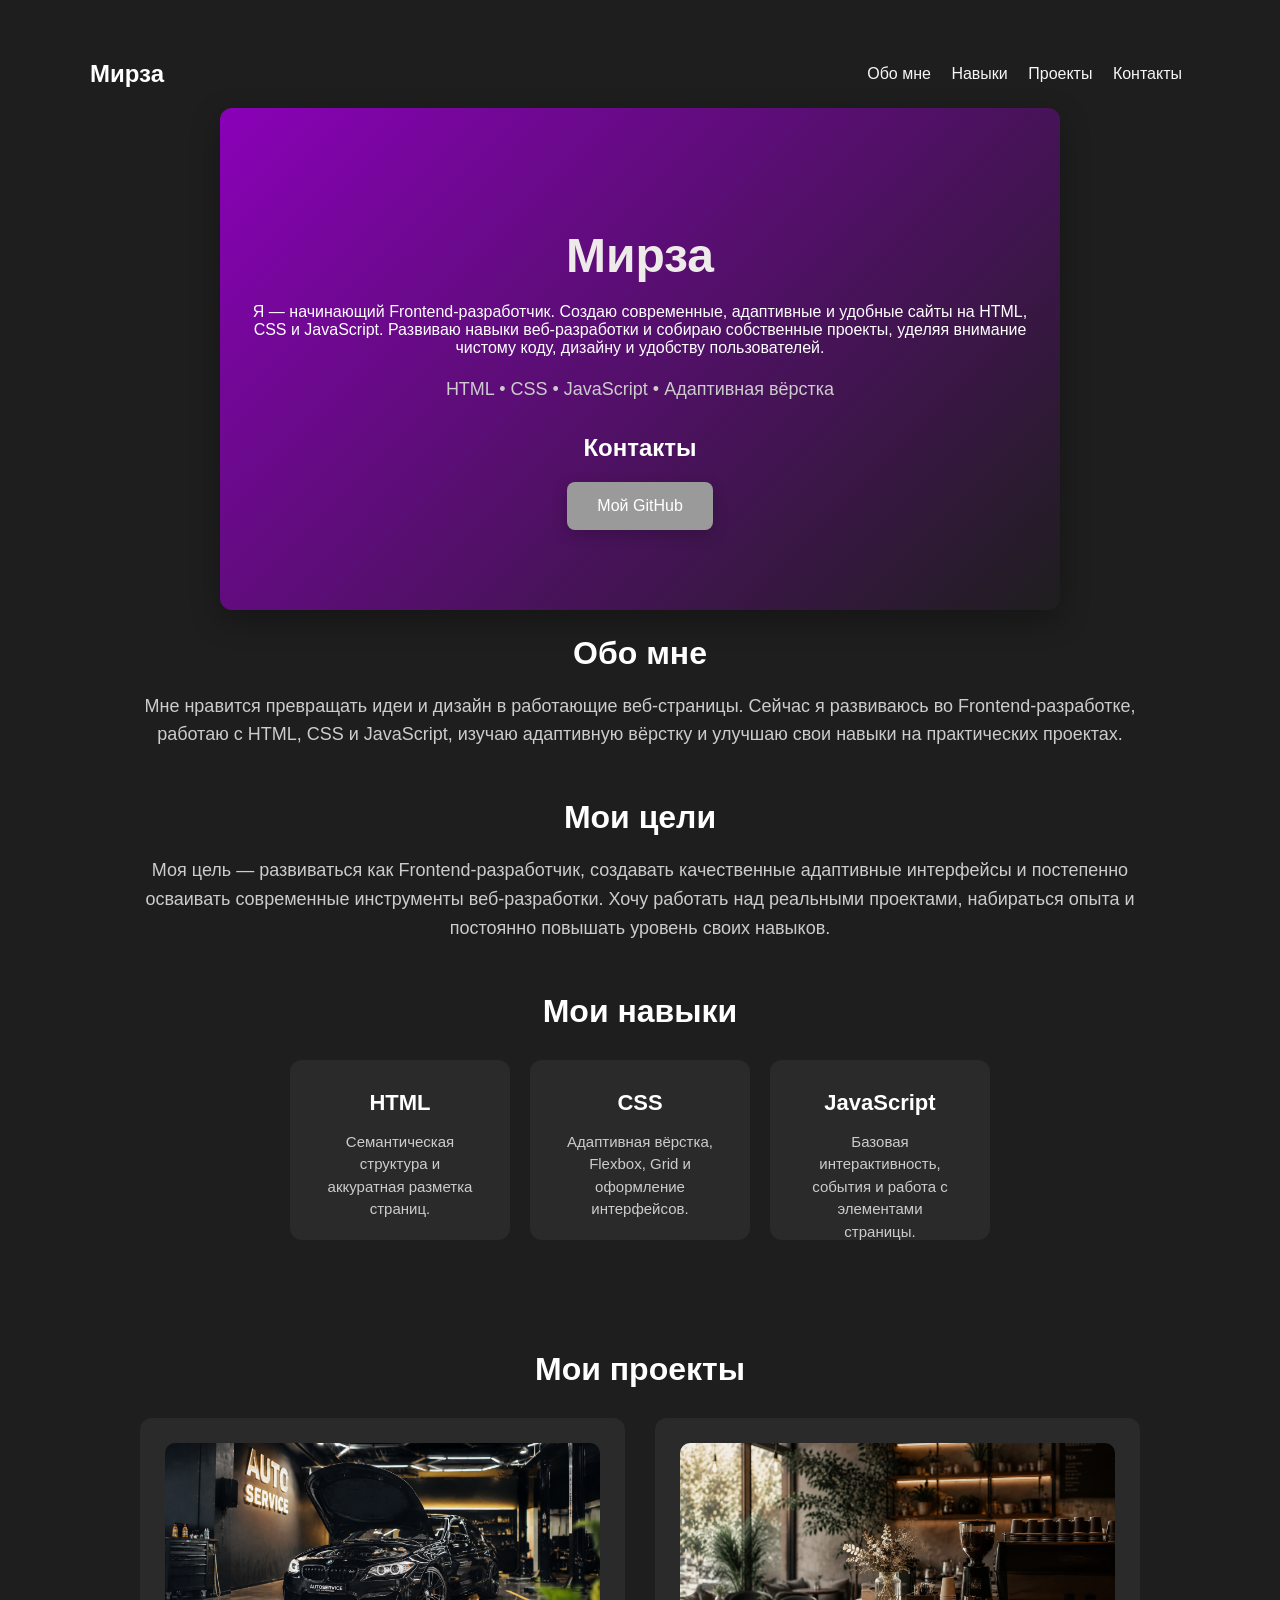
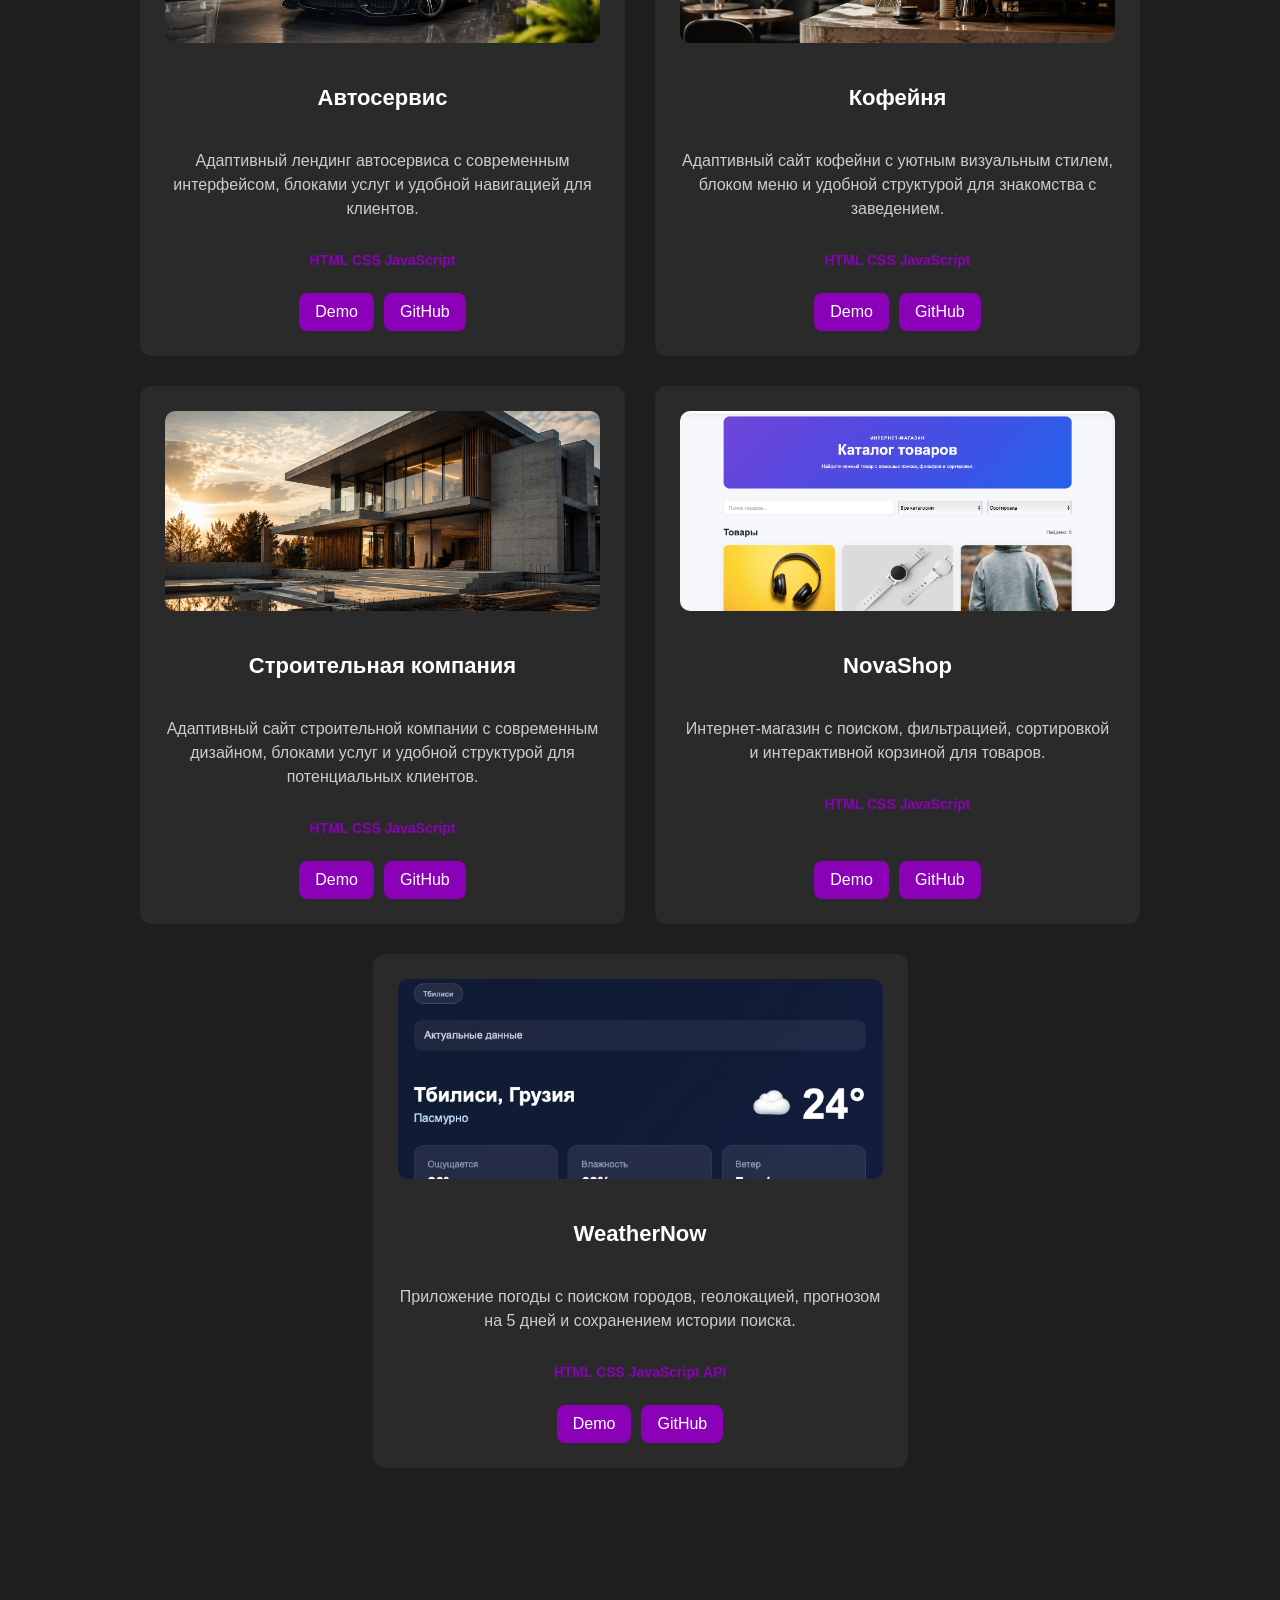
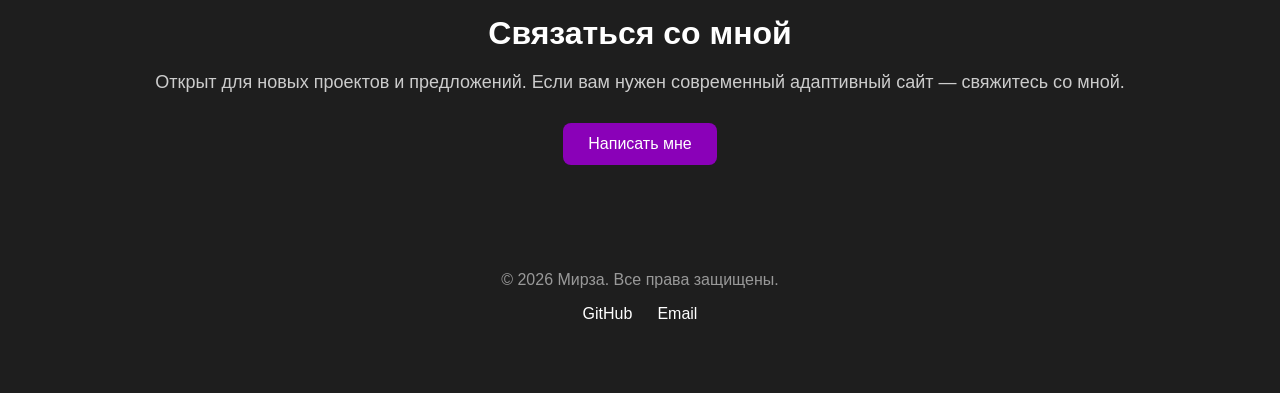
<file: index.html>
<!DOCTYPE html>
<html lang="ru">

    <head>
        <meta charset="UTF-8">
        <meta name="viewport" content="width=device-width, initial-scale=1.0">
        <title>Мирза | Frontend-разработчик</title>
        <meta name="description" content="Портфолио Мирзы — адаптивные сайты на HTML, CSS и JavaScript, с примерами реальных Demo-проектов.">
        <meta property="og:title" content="Мирза | Frontend-разработчик">
        <meta property="og:description" content="Портфолио Frontend-разработчика: сайты на HTML, CSS и JavaScript">
        <meta property="og:image" content="images/preview.png">
        <link rel="icon" href="images/favicon.png">
        <link rel="stylesheet" href="style.css?v=3">
    </head>

    <body>

        <nav class="navbar">

            <div class="logo">
                Мирза
            </div>
    
            <button class="burger" aria-label="Открыть меню">
                ☰
            </button>

            <div class="menu">
                <a href="#about">Обо мне</a>
                <a href="#skills">Навыки</a>
                <a href="#projects">Проекты</a>
                <a href="#contacts">Контакты</a>
            </div>
    
        </nav>

        <section class="hero" id="home">

        <h1>Мирза</h1>

        <p>
            Я — начинающий Frontend-разработчик. Создаю современные,
            адаптивные и удобные сайты на HTML, CSS и JavaScript.
            Развиваю навыки веб-разработки и собираю собственные проекты,
            уделяя внимание чистому коду, дизайну и удобству пользователей.
        </p>

        <p class="description">
            HTML • CSS • JavaScript • Адаптивная вёрстка
        </p>

        <h2>Контакты</h2>

        <a class="button" href="https://github.com/mbabaev1" target="_blank">
            Мой GitHub
        </a>

    </section>

    <section class="about" id="about">

        <h2>Обо мне</h2>
        
        <p>
            Мне нравится превращать идеи и дизайн в работающие веб-страницы.
            Сейчас я развиваюсь во Frontend-разработке, работаю с HTML,
            CSS и JavaScript, изучаю адаптивную вёрстку и улучшаю свои
            навыки на практических проектах.
        </p>
        
        </section>

        <section class="goals">

            <h2>Мои цели</h2>
        
            <p>
                Моя цель — развиваться как Frontend-разработчик,
                создавать качественные адаптивные интерфейсы и постепенно
                осваивать современные инструменты веб-разработки.
                Хочу работать над реальными проектами, набираться опыта
                и постоянно повышать уровень своих навыков.
            </p>
        
        </section>

    <section class="skills" id="skills">

        <h2>Мои навыки</h2>
    
        <div class="skills-container">

            <div class="skill-card">
                <h3>HTML</h3>
                <p>Семантическая структура и аккуратная разметка страниц.</p>
            </div>
        
            <div class="skill-card">
                <h3>CSS</h3>
                <p>Адаптивная вёрстка, Flexbox, Grid и оформление интерфейсов.</p>
            </div>
        
            <div class="skill-card">
                <h3>JavaScript</h3>
                <p>Базовая интерактивность, события и работа с элементами страницы.</p>
            </div>
        
        </div>
    
    </section>

    <section class="projects" id="projects">

        <h2>Мои проекты</h2>
    
        <div class="projects-container">
    
            <div class="project-card">
    
                <img src="images/autoservice.jpg" alt="Автосервис">

                <h3>Автосервис</h3>

                <p>
                    Адаптивный лендинг автосервиса с современным интерфейсом,
                    блоками услуг и удобной навигацией для клиентов.
                </p>

                <div class="tags">
                    HTML
                    CSS
                    JavaScript
                </div>

                <div class="project-links">

                    <a href="projects/autoservice/index.html" target="_blank">
                        Demo
                    </a>
                
                    <a href="https://github.com/mbabaev1/portfolio" target="_blank">
                        GitHub
                    </a>

                </div>
    
            </div>
    
    
            <div class="project-card">
    
                <img src="images/coffee.jpg" alt="Кофейня">
    
                <h3>Кофейня</h3>

                <p>
                    Адаптивный сайт кофейни с уютным визуальным стилем,
                    блоком меню и удобной структурой для знакомства с заведением.
                </p>

                <div class="tags">
                    HTML
                    CSS
                    JavaScript
                </div>

                <div class="project-links">

                    <a href="projects/coffee/index.html?v=2" target="_blank">
                        Demo
                    </a>
                
                    <a href="https://github.com/mbabaev1/portfolio" target="_blank">
                        GitHub
                    </a>
    
                </div>

            </div>
    
    
            <div class="project-card">
    
                <img src="images/builder.jpg" alt="Строительная компания">
    
                <h3>Строительная компания</h3>

                <p>
                    Адаптивный сайт строительной компании с современным дизайном,
                    блоками услуг и удобной структурой для потенциальных клиентов.
                </p>
                <div class="tags">
                    HTML
                    CSS
                    JavaScript
                </div>
                
                <div class="project-links">

                    <a href="projects/construction/index.html?v=2" target="_blank">
                        Demo
                    </a>
                
                    <a href="https://github.com/mbabaev1/portfolio" target="_blank">
                        GitHub
                    </a>

                </div>
                
                </div>
               
                <div class="project-card">

                    <img src="images/shop.jpg" alt="NovaShop — интернет-магазин">
                
                    <h3>NovaShop</h3>
                
                    <p>
                        Интернет-магазин с поиском, фильтрацией, сортировкой
                        и интерактивной корзиной для товаров.
                    </p>
                
                    <div class="tags">
                        HTML
                        CSS
                        JavaScript
                    </div>
                
                    <div class="project-links">
                
                        <a href="projects/shop/index.html" target="_blank">
                            Demo
                        </a>
                
                        <a href="https://github.com/mbabaev1/portfolio/tree/main/projects/shop" target="_blank">
                            GitHub
                        </a>
                
                    </div>

            </div>

            <div class="project-card">

                <img
                    src="images/weather.jpg"
                    alt="WeatherNow — приложение погоды"
                >
            
                <h3>WeatherNow</h3>
            
                <p>
                    Приложение погоды с поиском городов,
                    геолокацией, прогнозом на 5 дней
                    и сохранением истории поиска.
                </p>
            
                <div class="tags">
                    HTML CSS JavaScript API
                </div>
            
                <div class="project-links">
            
                    <a href="projects/weather/" target="_blank">
                        Demo
                    </a>
            
                    <a
                        href="https://github.com/mbabaev1/portfolio/tree/main/projects/weather"
                        target="_blank"
                    >
                        GitHub
                    </a>
            
                </div>
            
            </div>
    
        </div>
    
    </section>

    <section class="contacts" id="contacts">

        <h2>Связаться со мной</h2>
    
        <p>
            Открыт для новых проектов и предложений.
            Если вам нужен современный адаптивный сайт — свяжитесь со мной.
        </p>
    
        <a href="mailto:qfast@internet.ru">
            Написать мне
        </a>
    
    </section>

    <footer class="footer">

        <p>
            © 2026 Мирза. Все права защищены.
        </p>
    
        <div class="footer-links">
    
            <a href="https://github.com/mbabaev1" target="_blank">
                GitHub
                </a>
    
            <a href="mailto:qfast@internet.ru">
                Email
            </a>
    
        </div>
    
    </footer>

    <script src="script.js"></script>

</body>

</html>
</file>
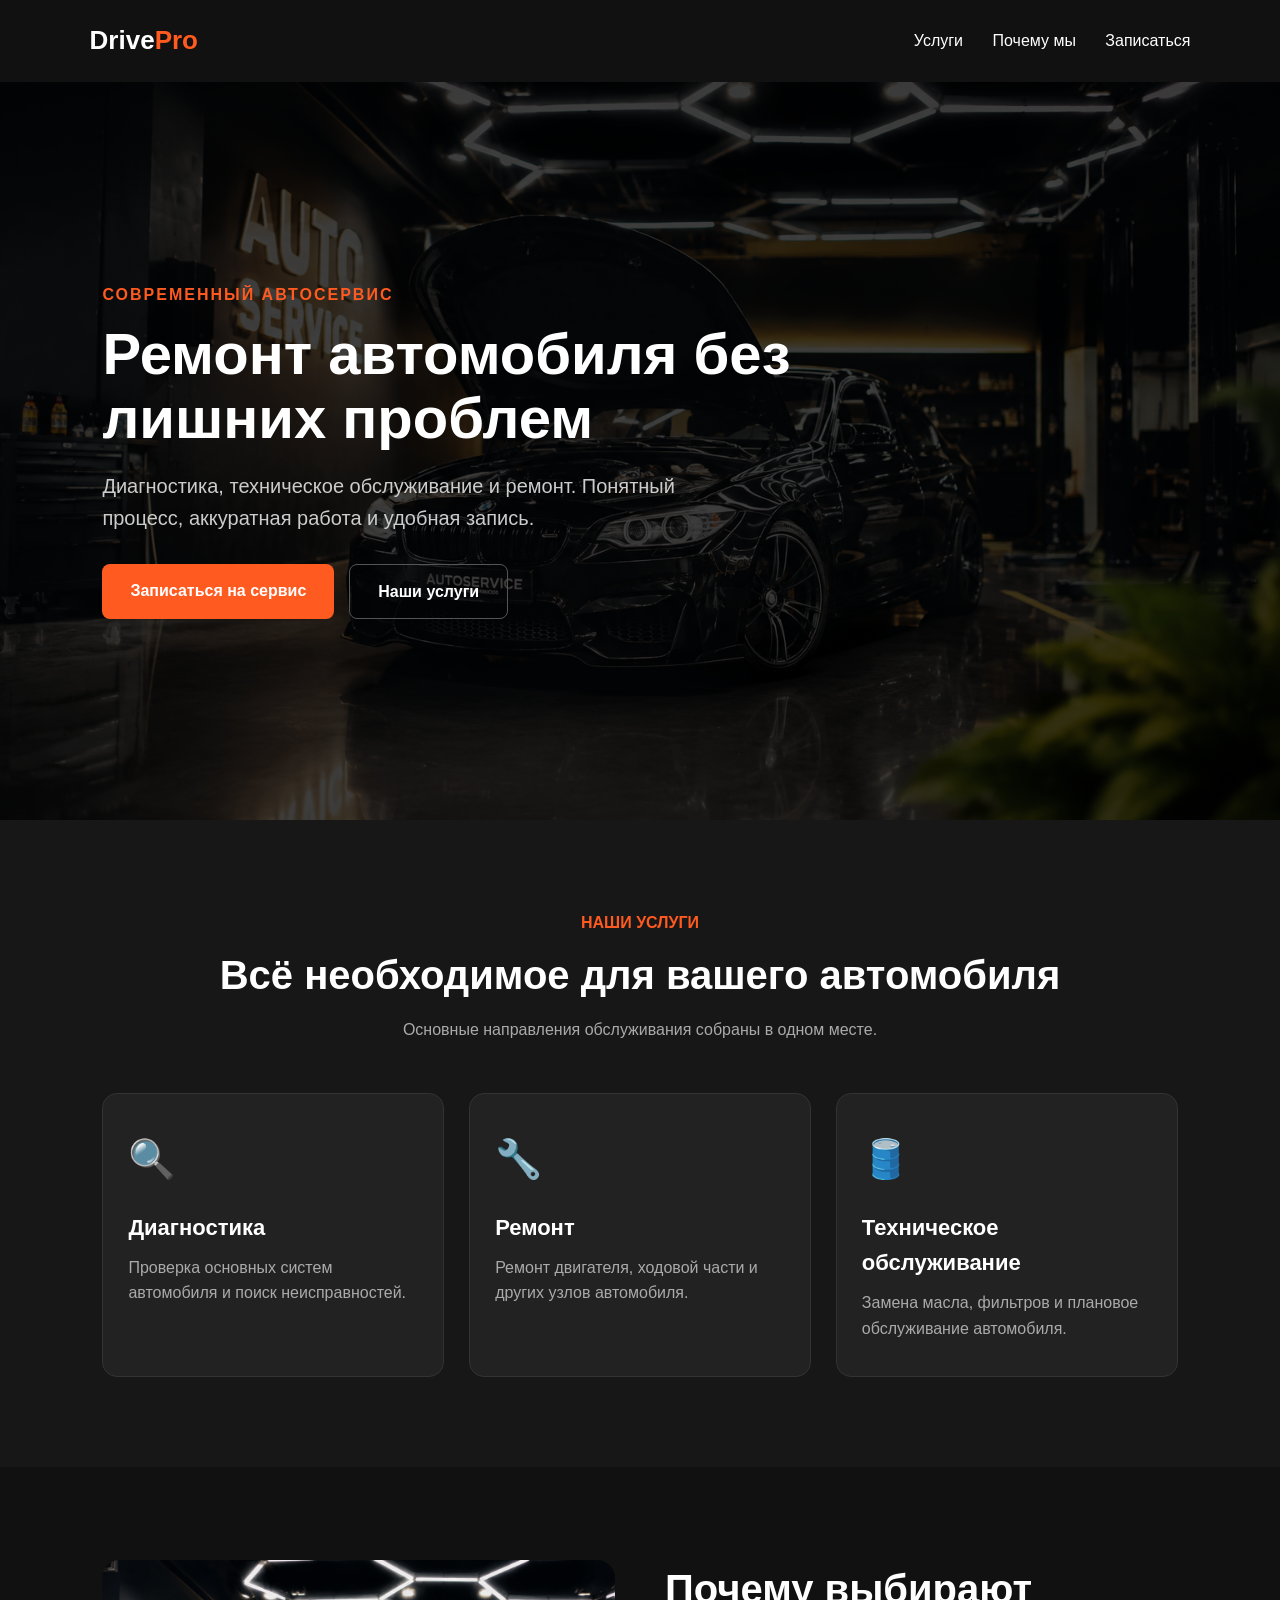
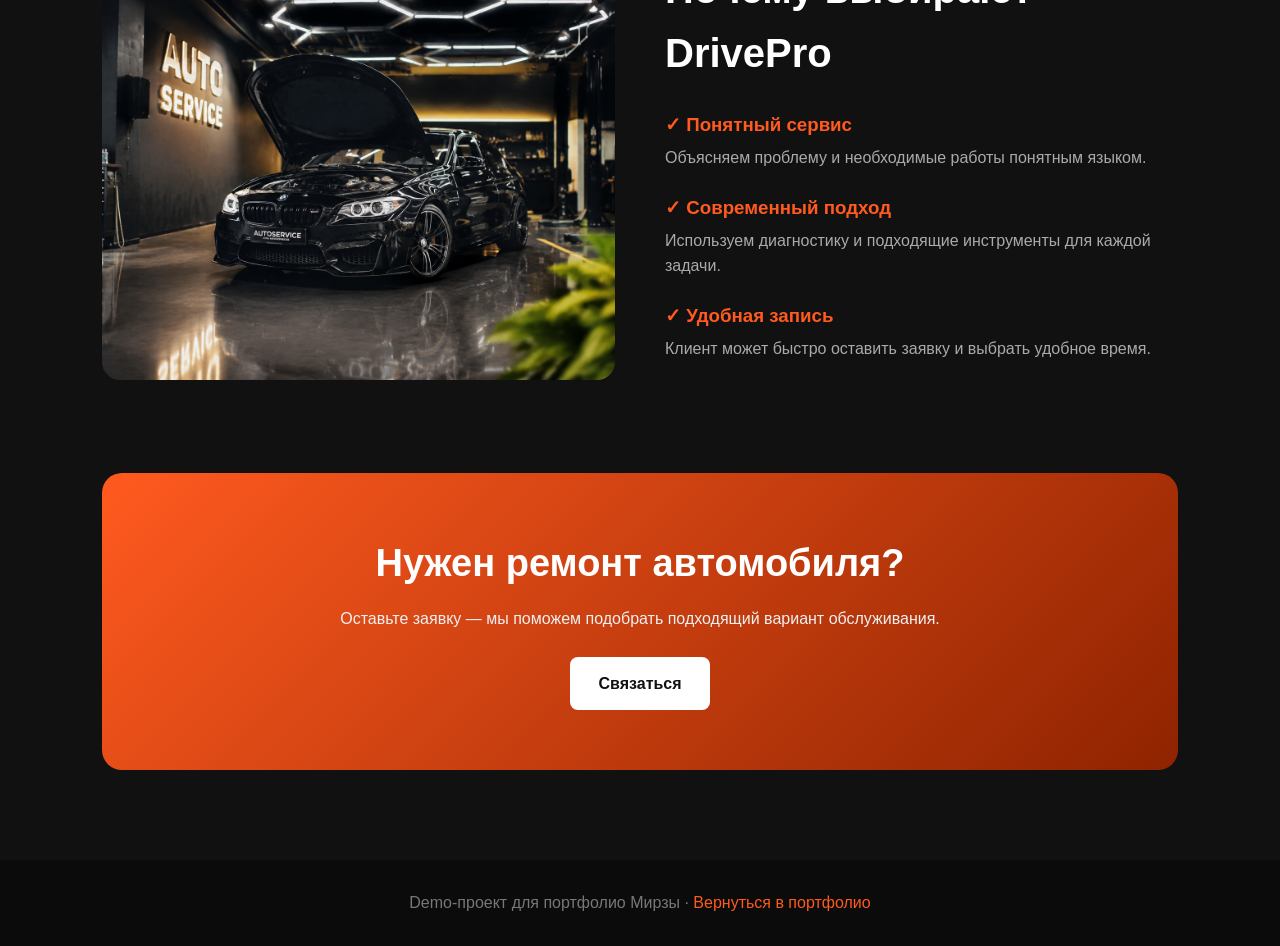
<file: projects/autoservice/index.html>
<!DOCTYPE html>
<html lang="ru">

<head>
    <meta charset="UTF-8">
    <meta name="viewport" content="width=device-width, initial-scale=1.0">

    <title>DrivePro | Автосервис</title>
    <meta name="description" content="Современный автосервис: диагностика, техническое обслуживание и ремонт автомобилей.">

    <style>

        * {
            box-sizing: border-box;
            margin: 0;
            padding: 0;
        }

        html {
            scroll-behavior: smooth;
        }

        body {
            font-family: Arial, sans-serif;
            background: #111;
            color: white;
            line-height: 1.6;
        }

        /* ШАПКА */

        .navbar {
            width: 100%;
            padding: 20px 7%;
            display: flex;
            justify-content: space-between;
            align-items: center;
            background: #111;
        }

        .logo {
            font-size: 26px;
            font-weight: bold;
        }

        .logo span {
            color: #ff5a1f;
        }

        .navbar a {
            color: white;
            text-decoration: none;
            margin-left: 25px;
            transition: 0.3s;
        }

        .navbar a:hover {
            color: #ff5a1f;
        }

        /* HERO */

        .hero {
            min-height: 82vh;

            background:
                linear-gradient(
                    rgba(0, 0, 0, 0.75),
                    rgba(0, 0, 0, 0.75)
                ),
                url("../../images/autoservice.jpg");

            background-size: cover;
            background-position: center;

            display: flex;
            align-items: center;

            padding: 60px 8%;
        }

        .hero-content {
            max-width: 700px;
        }

        .hero-small {
            color: #ff5a1f;
            font-weight: bold;
            text-transform: uppercase;
            letter-spacing: 2px;
            margin-bottom: 15px;
        }

        .hero h1 {
            font-size: 58px;
            line-height: 1.1;
            margin-bottom: 20px;
        }

        .hero p {
            max-width: 600px;
            color: #ccc;
            font-size: 20px;
            margin-bottom: 30px;
        }

        .hero-buttons {
            display: flex;
            gap: 15px;
            flex-wrap: wrap;
        }

        .button {
            display: inline-block;
            padding: 14px 28px;
            background: #ff5a1f;
            color: white;
            text-decoration: none;
            border-radius: 8px;
            font-weight: bold;
            transition: 0.3s;
        }

        .button:hover {
            transform: translateY(-3px);
            background: #ff713f;
        }

        .button-secondary {
            background: transparent;
            border: 1px solid #555;
        }

        .button-secondary:hover {
            background: white;
            color: #111;
        }

        /* СЕКЦИИ */

        section {
            padding: 90px 8%;
        }

        .section-title {
            text-align: center;
            margin-bottom: 50px;
        }

        .section-title span {
            color: #ff5a1f;
            font-weight: bold;
        }

        .section-title h2 {
            font-size: 40px;
            margin-top: 8px;
        }

        .section-title p {
            color: #aaa;
            max-width: 600px;
            margin: 10px auto 0;
        }

        /* УСЛУГИ */

        .services {
            background: #171717;
        }

        .services-grid {
            max-width: 1100px;
            margin: auto;

            display: grid;
            grid-template-columns: repeat(3, 1fr);
            gap: 25px;
        }

        .service-card {
            background: #222;
            padding: 35px 25px;
            border-radius: 15px;
            border: 1px solid #333;
            transition: 0.3s;
        }

        .service-card:hover {
            transform: translateY(-8px);
            border-color: #ff5a1f;
        }

        .service-icon {
            font-size: 38px;
            margin-bottom: 20px;
        }

        .service-card h3 {
            font-size: 22px;
            margin-bottom: 10px;
        }

        .service-card p {
            color: #aaa;
        }

        /* ПРЕИМУЩЕСТВА */

        .advantages {
            max-width: 1100px;
            margin: auto;

            display: grid;
            grid-template-columns: 1fr 1fr;
            gap: 50px;
            align-items: center;
        }

        .advantages img {
            width: 100%;
            border-radius: 18px;
            height: 420px;
            object-fit: cover;
        }

        .advantages-content h2 {
            font-size: 40px;
            margin-bottom: 25px;
        }

        .advantage {
            margin-bottom: 22px;
        }

        .advantage h3 {
            margin-bottom: 5px;
            color: #ff5a1f;
        }

        .advantage p {
            color: #aaa;
        }

        /* CTA */

        .cta {
            margin: 0 8% 90px;
            padding: 60px 30px;

            text-align: center;

            background: linear-gradient(135deg, #ff5a1f, #8f2300);
            border-radius: 20px;
        }

        .cta h2 {
            font-size: 38px;
            margin-bottom: 12px;
        }

        .cta p {
            margin-bottom: 25px;
            color: #f1f1f1;
        }

        .cta .button {
            background: white;
            color: #111;
        }

        /* FOOTER */

        footer {
            text-align: center;
            padding: 30px 20px;
            background: #0b0b0b;
            color: #777;
        }

        footer a {
            color: #ff5a1f;
            text-decoration: none;
        }

        /* МОБИЛЬНАЯ ВЕРСИЯ */

        @media (max-width: 768px) {

            .navbar {
                padding: 18px 20px;
            }

            .navbar-links {
                display: none;
            }

            .hero {
                min-height: 75vh;
                padding: 50px 25px;
            }

            .hero h1 {
                font-size: 39px;
            }

            .hero p {
                font-size: 17px;
            }

            section {
                padding: 65px 20px;
            }

            .section-title h2 {
                font-size: 32px;
            }

            .services-grid {
                grid-template-columns: 1fr;
            }

            .advantages {
                grid-template-columns: 1fr;
            }

            .advantages img {
                height: 280px;
            }

            .advantages-content h2 {
                font-size: 32px;
            }

            .cta {
                margin: 0 20px 60px;
                padding: 45px 20px;
            }

            .cta h2 {
                font-size: 30px;
            }

            .hero-buttons {
                flex-direction: column;
            }

            .hero-buttons .button {
                text-align: center;
            }
        }

    </style>
</head>

<body>

    <nav class="navbar">

        <div class="logo">
            Drive<span>Pro</span>
        </div>

        <div class="navbar-links">
            <a href="#services">Услуги</a>
            <a href="#advantages">Почему мы</a>
            <a href="#contacts">Записаться</a>
        </div>

    </nav>


    <header class="hero">

        <div class="hero-content">

            <div class="hero-small">
                Современный автосервис
            </div>

            <h1>
                Ремонт автомобиля без лишних проблем
            </h1>

            <p>
                Диагностика, техническое обслуживание и ремонт.
                Понятный процесс, аккуратная работа и удобная запись.
            </p>

            <div class="hero-buttons">

                <a class="button" href="#contacts">
                    Записаться на сервис
                </a>

                <a class="button button-secondary" href="#services">
                    Наши услуги
                </a>

            </div>

        </div>

    </header>


    <section class="services" id="services">

        <div class="section-title">

            <span>НАШИ УСЛУГИ</span>

            <h2>
                Всё необходимое для вашего автомобиля
            </h2>

            <p>
                Основные направления обслуживания собраны в одном месте.
            </p>

        </div>


        <div class="services-grid">

            <div class="service-card">

                <div class="service-icon">🔍</div>

                <h3>Диагностика</h3>

                <p>
                    Проверка основных систем автомобиля и поиск неисправностей.
                </p>

            </div>


            <div class="service-card">

                <div class="service-icon">🔧</div>

                <h3>Ремонт</h3>

                <p>
                    Ремонт двигателя, ходовой части и других узлов автомобиля.
                </p>

            </div>


            <div class="service-card">

                <div class="service-icon">🛢️</div>

                <h3>Техническое обслуживание</h3>

                <p>
                    Замена масла, фильтров и плановое обслуживание автомобиля.
                </p>

            </div>

        </div>

    </section>


    <section id="advantages">

        <div class="advantages">

            <img
                src="../../images/autoservice.jpg"
                alt="Работа в автосервисе"
            >


            <div class="advantages-content">

                <h2>
                    Почему выбирают DrivePro
                </h2>


                <div class="advantage">

                    <h3>✓ Понятный сервис</h3>

                    <p>
                        Объясняем проблему и необходимые работы понятным языком.
                    </p>

                </div>


                <div class="advantage">

                    <h3>✓ Современный подход</h3>

                    <p>
                        Используем диагностику и подходящие инструменты для каждой задачи.
                    </p>

                </div>


                <div class="advantage">

                    <h3>✓ Удобная запись</h3>

                    <p>
                        Клиент может быстро оставить заявку и выбрать удобное время.
                    </p>

                </div>

            </div>

        </div>

    </section>


    <div class="cta" id="contacts">

        <h2>
            Нужен ремонт автомобиля?
        </h2>

        <p>
            Оставьте заявку — мы поможем подобрать подходящий вариант обслуживания.
        </p>

        <a class="button" href="../../index.html#contacts">
            Связаться
        </a>

    </div>


    <footer>

        Demo-проект для портфолио Мирзы ·
        <a href="../../index.html">
            Вернуться в портфолио
        </a>

    </footer>

</body>

</html>
</file>
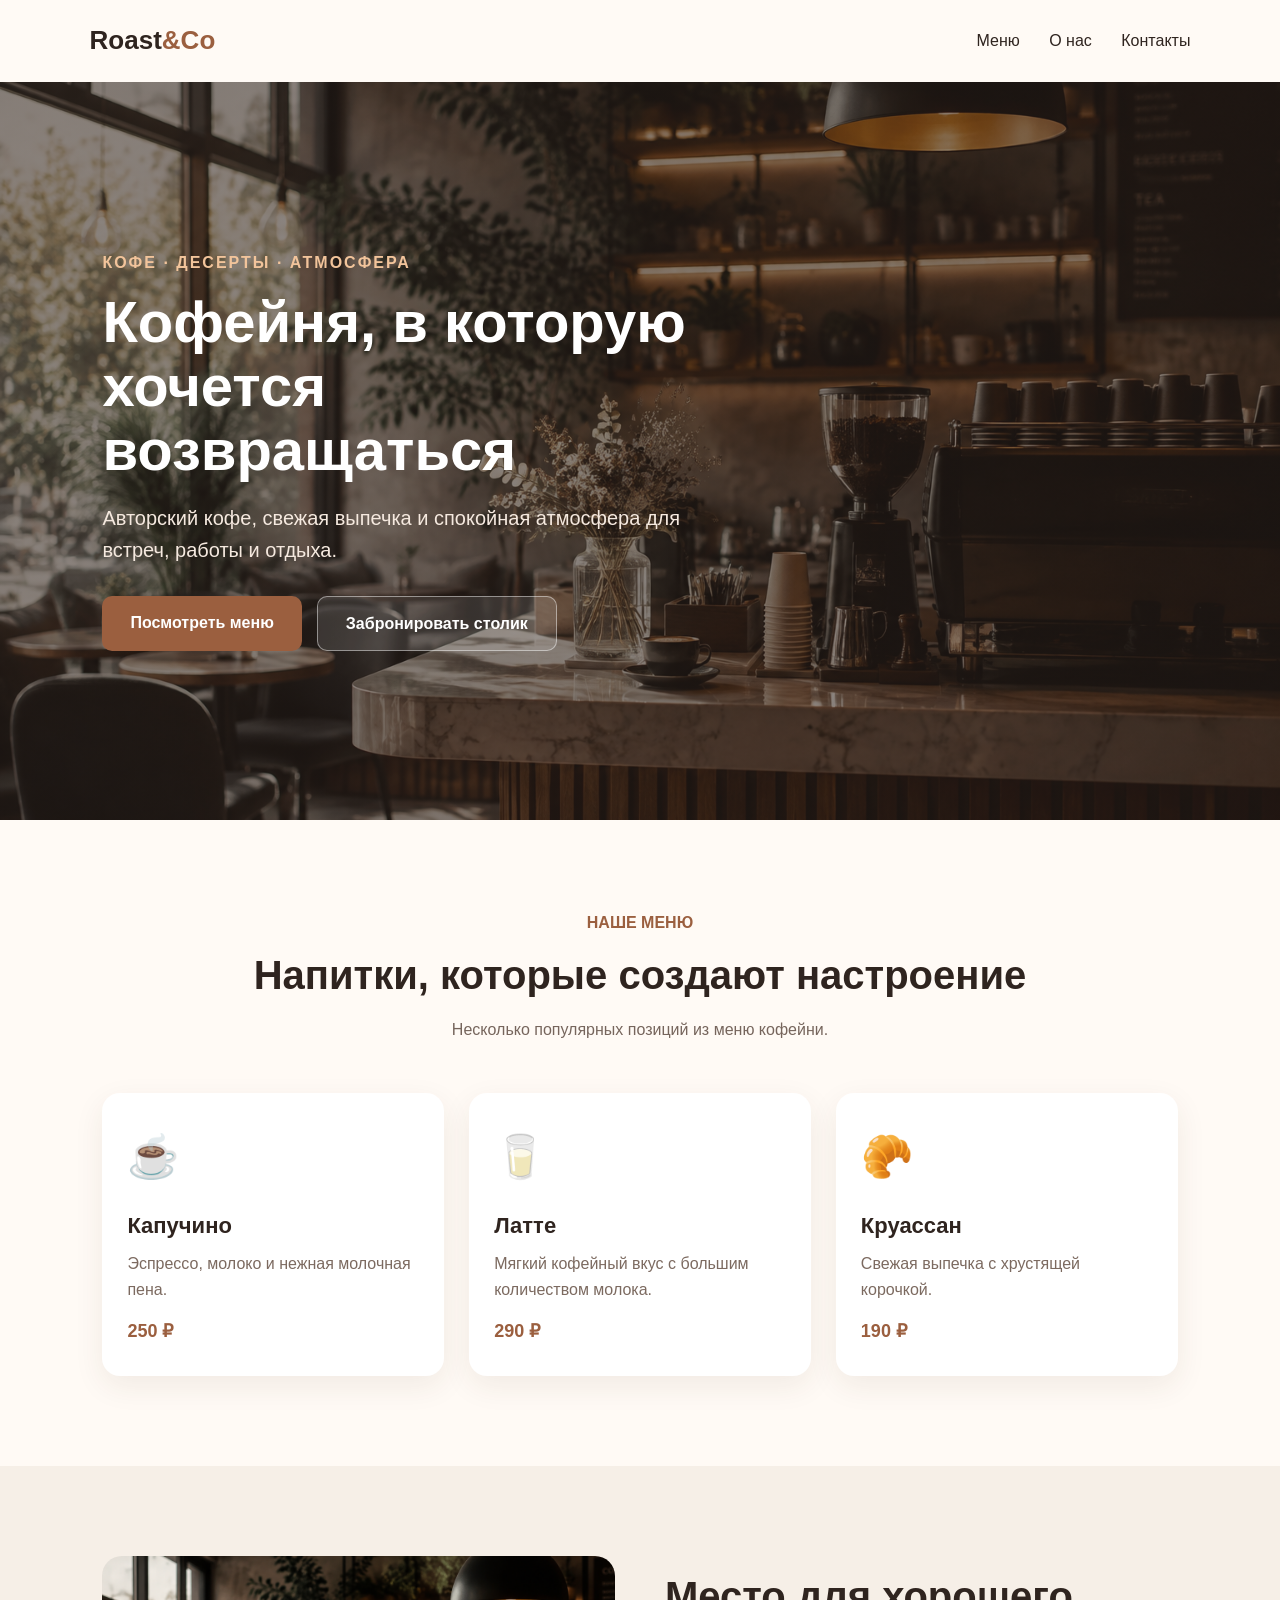
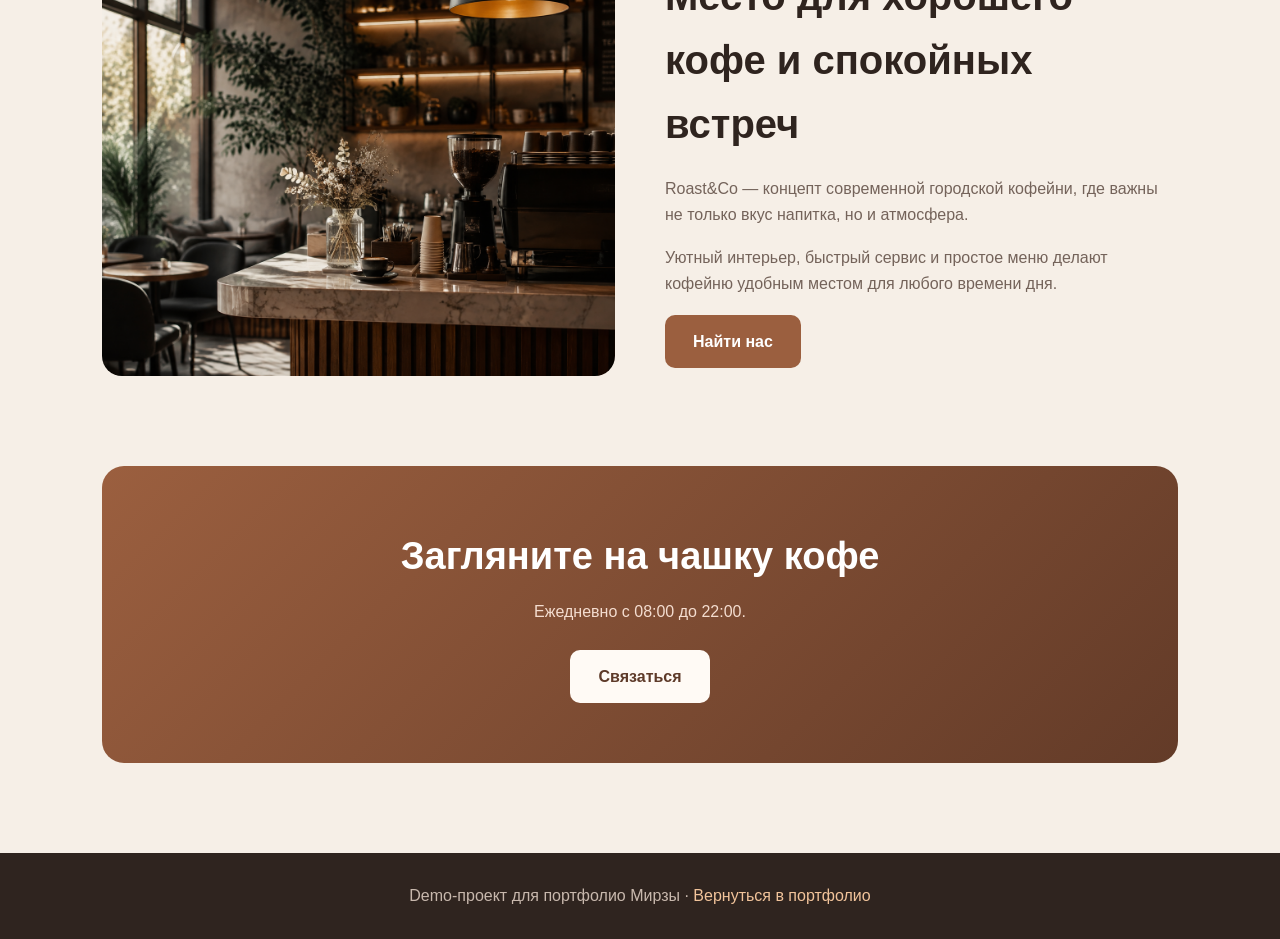
<file: projects/coffee/index.html>
<!DOCTYPE html>
<html lang="ru">

<head>
    <meta charset="UTF-8">
    <meta name="viewport" content="width=device-width, initial-scale=1.0">

    <title>Roast & Co | Кофейня</title>
    <meta name="description" content="Уютная кофейня с авторским кофе, десертами и теплой атмосферой.">

    <style>

        * {
            box-sizing: border-box;
            margin: 0;
            padding: 0;
        }

        html {
            scroll-behavior: smooth;
        }

        body {
            font-family: Arial, sans-serif;
            background: #f6efe7;
            color: #2f241f;
            line-height: 1.6;
        }

        /* ШАПКА */

        .navbar {
            display: flex;
            justify-content: space-between;
            align-items: center;
            padding: 20px 7%;
            background: #fffaf5;
        }

        .logo {
            font-size: 26px;
            font-weight: bold;
        }

        .logo span {
            color: #9b5f3f;
        }

        .navbar a {
            color: #2f241f;
            text-decoration: none;
            margin-left: 25px;
            transition: 0.3s;
        }

        .navbar a:hover {
            color: #9b5f3f;
        }

        /* HERO */

        .hero {
            min-height: 82vh;

            background:
                linear-gradient(
                    rgba(47, 36, 31, 0.55),
                    rgba(47, 36, 31, 0.55)
                ),
                url("../../images/coffee.jpg");

            background-size: cover;
            background-position: center;

            display: flex;
            align-items: center;

            padding: 60px 8%;
        }

        .hero-content {
            max-width: 650px;
            color: white;
        }

        .hero-small {
            text-transform: uppercase;
            letter-spacing: 2px;
            font-weight: bold;
            color: #f2c49b;
            margin-bottom: 15px;
        }

        .hero h1 {
            font-size: 58px;
            line-height: 1.1;
            margin-bottom: 20px;
        }

        .hero p {
            font-size: 20px;
            color: #f5e9df;
            margin-bottom: 30px;
        }

        .hero-buttons {
            display: flex;
            gap: 15px;
            flex-wrap: wrap;
        }

        .button {
            display: inline-block;
            padding: 14px 28px;
            background: #9b5f3f;
            color: white;
            text-decoration: none;
            border-radius: 10px;
            font-weight: bold;
            transition: 0.3s;
        }

        .button:hover {
            transform: translateY(-3px);
            background: #b47652;
        }

        .button-light {
            background: rgba(255,255,255,0.12);
            border: 1px solid rgba(255,255,255,0.45);
        }

        /* СЕКЦИИ */

        section {
            padding: 90px 8%;
        }

        .section-title {
            text-align: center;
            margin-bottom: 50px;
        }

        .section-title span {
            color: #9b5f3f;
            font-weight: bold;
        }

        .section-title h2 {
            font-size: 40px;
            margin-top: 8px;
        }

        .section-title p {
            color: #76655c;
            max-width: 650px;
            margin: 10px auto 0;
        }

        /* МЕНЮ */

        .menu-section {
            background: #fffaf5;
        }

        .menu-grid {
            max-width: 1100px;
            margin: auto;

            display: grid;
            grid-template-columns: repeat(3, 1fr);
            gap: 25px;
        }

        .menu-card {
            background: white;
            padding: 30px 25px;
            border-radius: 18px;
            box-shadow: 0 10px 30px rgba(80, 50, 30, 0.08);
            transition: 0.3s;
        }

        .menu-card:hover {
            transform: translateY(-8px);
        }

        .menu-icon {
            font-size: 42px;
            margin-bottom: 18px;
        }

        .menu-card h3 {
            font-size: 22px;
            margin-bottom: 8px;
        }

        .menu-card p {
            color: #7c6a60;
            margin-bottom: 15px;
        }

        .price {
            font-weight: bold;
            color: #9b5f3f;
            font-size: 18px;
        }

        /* О НАС */

        .about {
            max-width: 1100px;
            margin: auto;

            display: grid;
            grid-template-columns: 1fr 1fr;
            gap: 50px;
            align-items: center;
        }

        .about img {
            width: 100%;
            height: 420px;
            object-fit: cover;
            border-radius: 20px;
        }

        .about-content h2 {
            font-size: 40px;
            margin-bottom: 20px;
        }

        .about-content p {
            color: #74635a;
            margin-bottom: 18px;
        }

        /* CTA */

        .cta {
            margin: 0 8% 90px;
            padding: 60px 30px;

            text-align: center;

            background: linear-gradient(135deg, #9b5f3f, #633b28);
            color: white;

            border-radius: 22px;
        }

        .cta h2 {
            font-size: 38px;
            margin-bottom: 12px;
        }

        .cta p {
            color: #f4ddd0;
            margin-bottom: 25px;
        }

        .cta .button {
            background: #fffaf5;
            color: #5e3a29;
        }

        /* FOOTER */

        footer {
            text-align: center;
            padding: 30px 20px;
            background: #2f241f;
            color: #c8b8ad;
        }

        footer a {
            color: #f2c49b;
            text-decoration: none;
        }

        /* МОБИЛЬНАЯ ВЕРСИЯ */

        @media (max-width: 768px) {

            .navbar {
                padding: 18px 20px;
            }

            .navbar-links {
                display: none;
            }

            .hero {
                min-height: 75vh;
                padding: 50px 25px;
            }

            .hero h1 {
                font-size: 40px;
            }

            .hero p {
                font-size: 17px;
            }

            .hero-buttons {
                flex-direction: column;
            }

            .hero-buttons .button {
                text-align: center;
            }

            section {
                padding: 65px 20px;
            }

            .section-title h2 {
                font-size: 32px;
            }

            .menu-grid {
                grid-template-columns: 1fr;
            }

            .about {
                grid-template-columns: 1fr;
            }

            .about img {
                height: 280px;
            }

            .about-content h2 {
                font-size: 32px;
            }

            .cta {
                margin: 0 20px 60px;
                padding: 45px 20px;
            }

            .cta h2 {
                font-size: 30px;
            }
        }

    </style>
</head>

<body>

    <nav class="navbar">

        <div class="logo">
            Roast<span>&Co</span>
        </div>

        <div class="navbar-links">
            <a href="#menu">Меню</a>
            <a href="#about">О нас</a>
            <a href="#contacts">Контакты</a>
        </div>

    </nav>


    <header class="hero">

        <div class="hero-content">

            <div class="hero-small">
                Кофе · Десерты · Атмосфера
            </div>

            <h1>
                Кофейня, в которую хочется возвращаться
            </h1>

            <p>
                Авторский кофе, свежая выпечка и спокойная атмосфера
                для встреч, работы и отдыха.
            </p>

            <div class="hero-buttons">

                <a class="button" href="#menu">
                    Посмотреть меню
                </a>

                <a class="button button-light" href="#contacts">
                    Забронировать столик
                </a>

            </div>

        </div>

    </header>


    <section class="menu-section" id="menu">

        <div class="section-title">

            <span>НАШЕ МЕНЮ</span>

            <h2>
                Напитки, которые создают настроение
            </h2>

            <p>
                Несколько популярных позиций из меню кофейни.
            </p>

        </div>


        <div class="menu-grid">

            <div class="menu-card">

                <div class="menu-icon">☕</div>

                <h3>Капучино</h3>

                <p>
                    Эспрессо, молоко и нежная молочная пена.
                </p>

                <div class="price">
                    250 ₽
                </div>

            </div>


            <div class="menu-card">

                <div class="menu-icon">🥛</div>

                <h3>Латте</h3>

                <p>
                    Мягкий кофейный вкус с большим количеством молока.
                </p>

                <div class="price">
                    290 ₽
                </div>

            </div>


            <div class="menu-card">

                <div class="menu-icon">🥐</div>

                <h3>Круассан</h3>

                <p>
                    Свежая выпечка с хрустящей корочкой.
                </p>

                <div class="price">
                    190 ₽
                </div>

            </div>

        </div>

    </section>


    <section id="about">

        <div class="about">

            <img
                src="../../images/coffee.jpg"
                alt="Интерьер кофейни"
            >


            <div class="about-content">

                <h2>
                    Место для хорошего кофе и спокойных встреч
                </h2>

                <p>
                    Roast&Co — концепт современной городской кофейни,
                    где важны не только вкус напитка, но и атмосфера.
                </p>

                <p>
                    Уютный интерьер, быстрый сервис и простое меню
                    делают кофейню удобным местом для любого времени дня.
                </p>

                <a class="button" href="#contacts">
                    Найти нас
                </a>

            </div>

        </div>

    </section>


    <div class="cta" id="contacts">

        <h2>
            Загляните на чашку кофе
        </h2>

        <p>
            Ежедневно с 08:00 до 22:00.
        </p>

        <a class="button" href="../../index.html#contacts">
            Связаться
        </a>

    </div>


    <footer>

        Demo-проект для портфолио Мирзы ·
        <a href="../../index.html">
            Вернуться в портфолио
        </a>

    </footer>

</body>

</html>
</file>
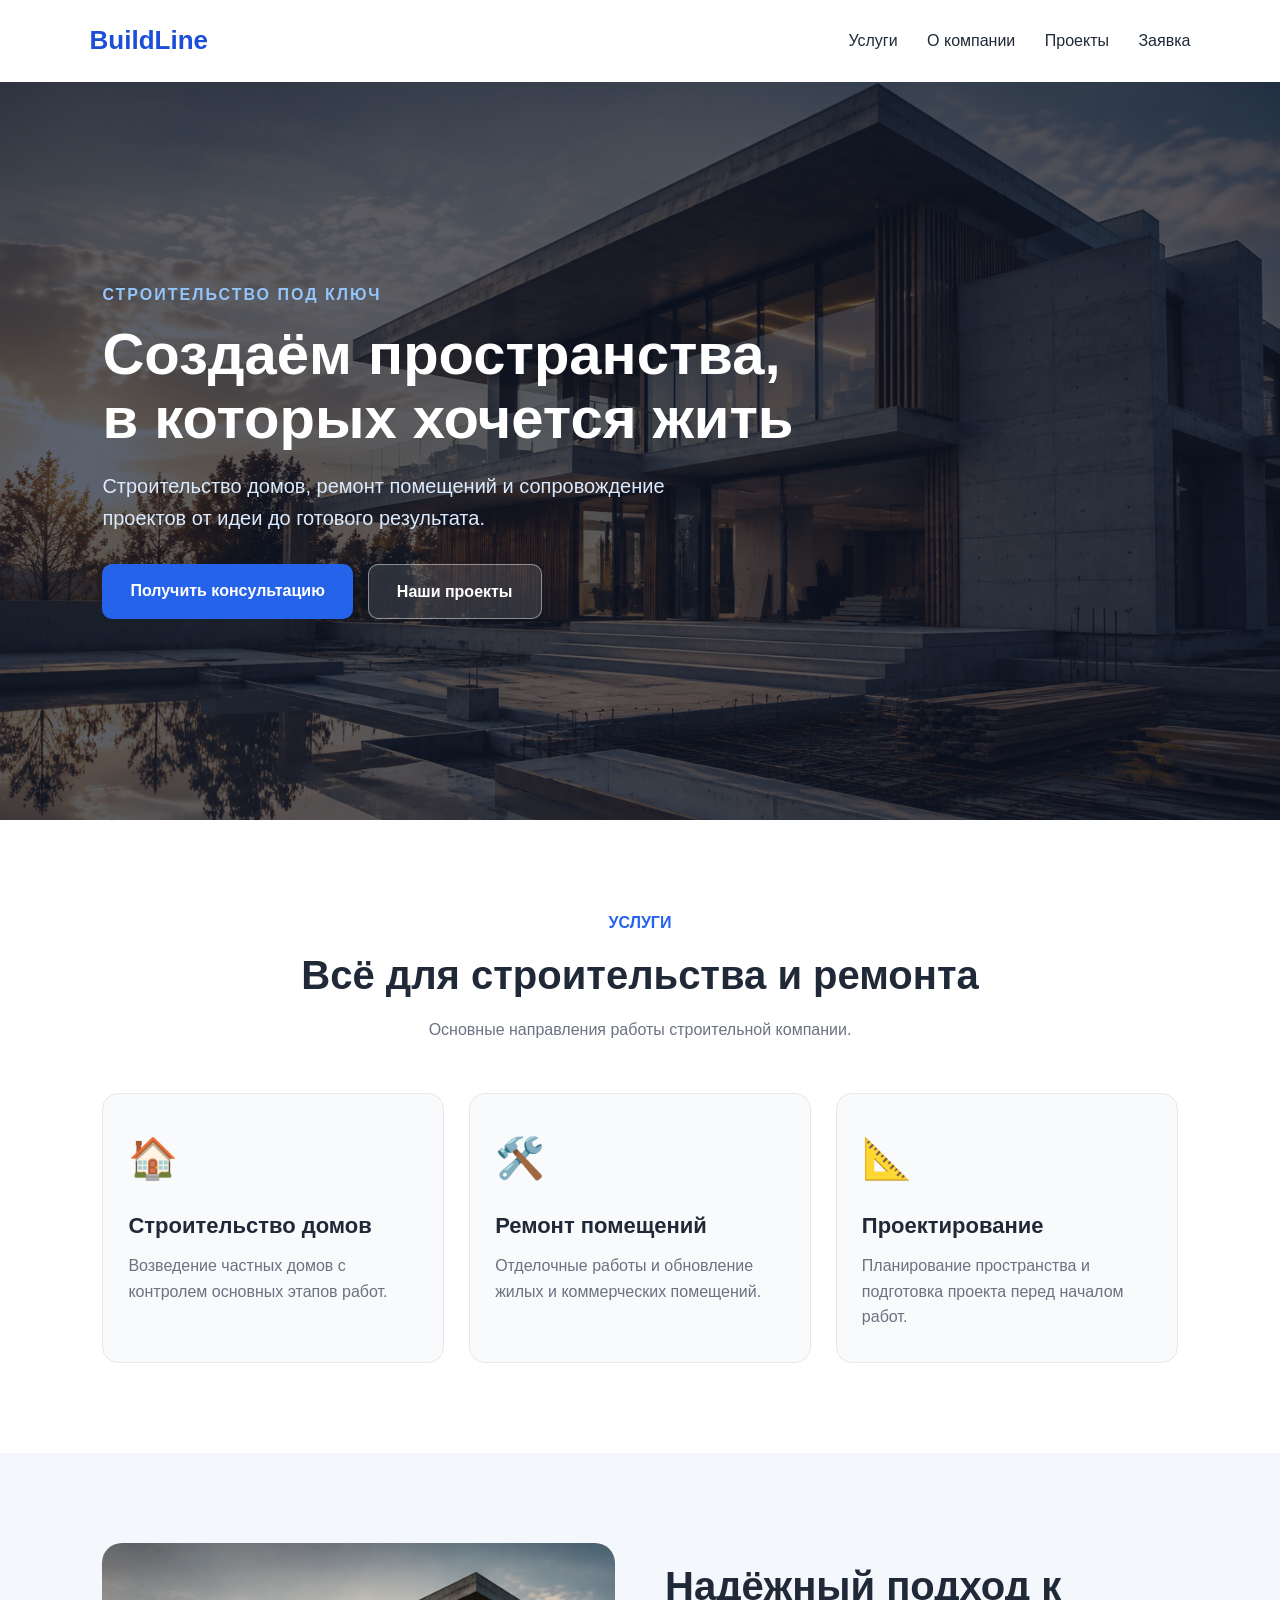
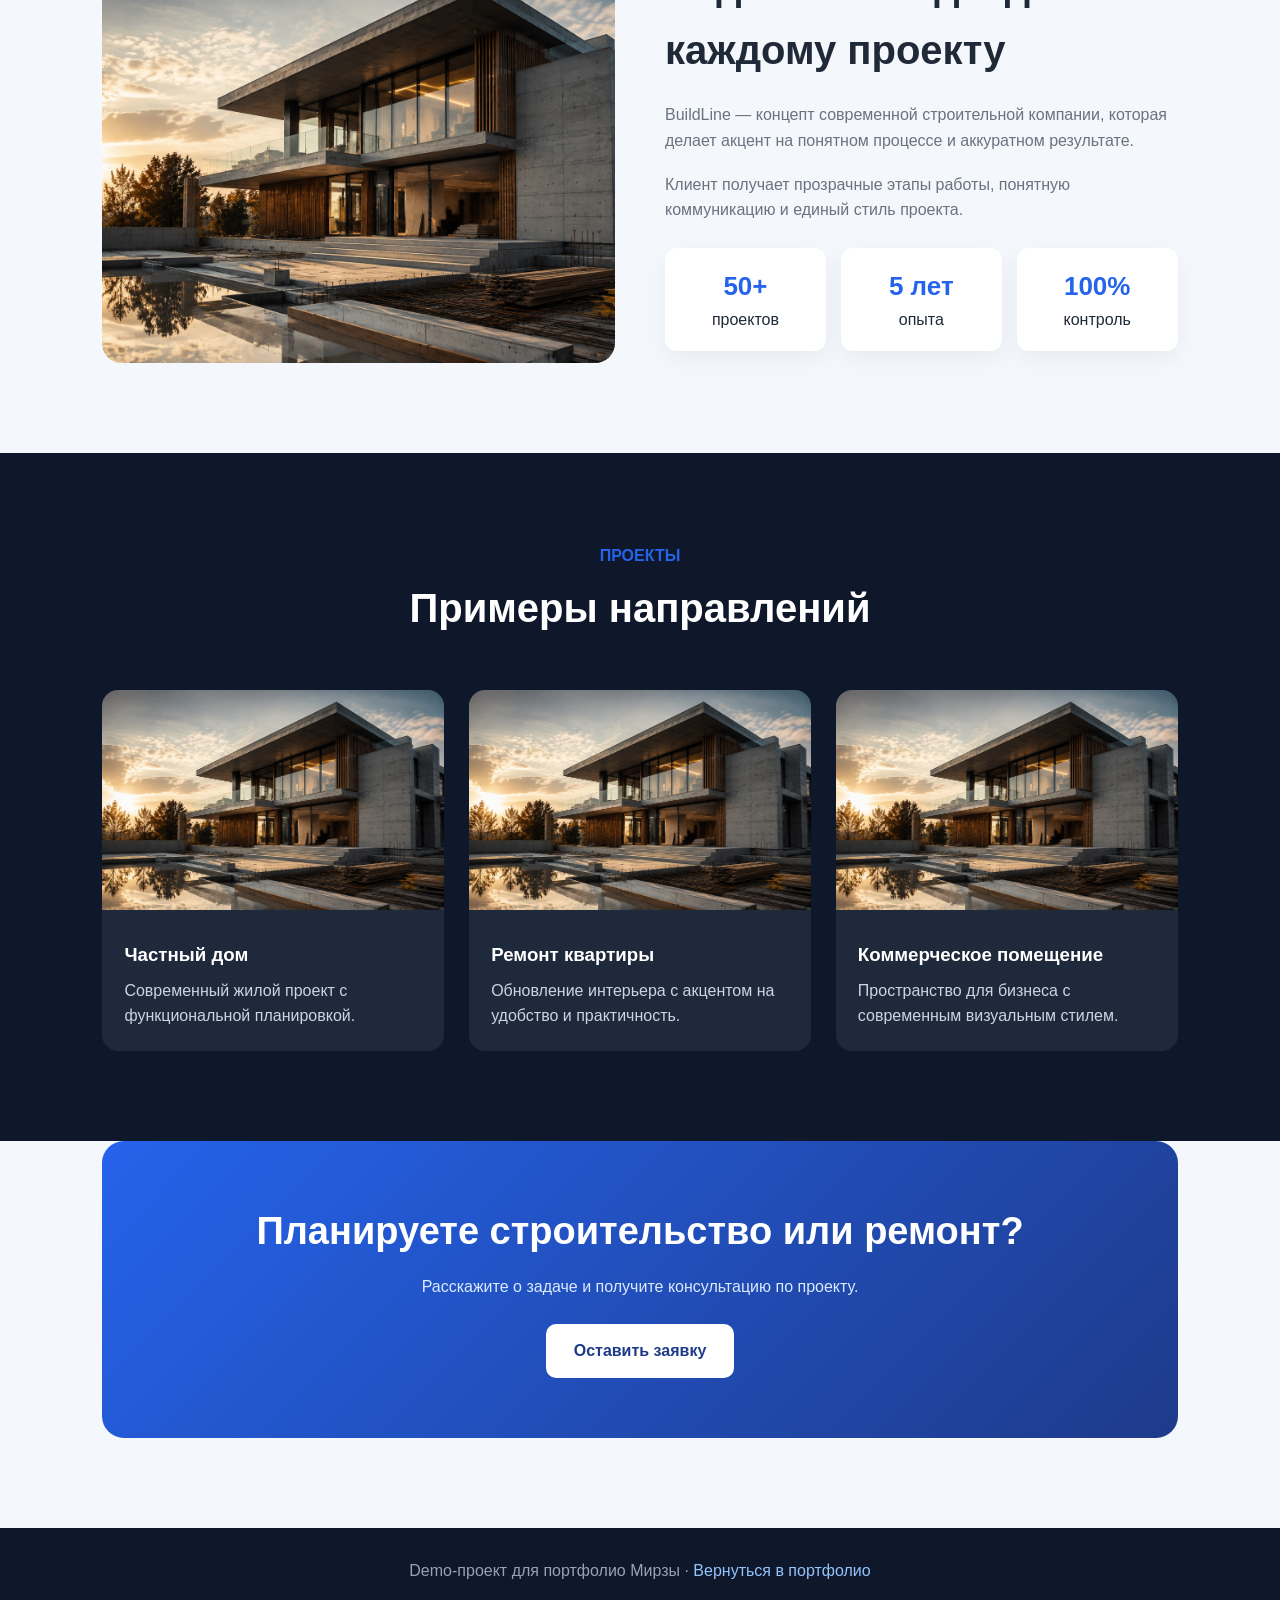
<file: projects/construction/index.html>
<!DOCTYPE html>
<html lang="ru">

<head>
    <meta charset="UTF-8">
    <meta name="viewport" content="width=device-width, initial-scale=1.0">

    <title>BuildLine | Строительная компания</title>
    <meta name="description" content="Строительство домов, ремонт и проектирование под ключ.">

    <style>

        * {
            box-sizing: border-box;
            margin: 0;
            padding: 0;
        }

        html {
            scroll-behavior: smooth;
        }

        body {
            font-family: Arial, sans-serif;
            background: #f4f7fb;
            color: #1f2937;
            line-height: 1.6;
        }

        .navbar {
            display: flex;
            justify-content: space-between;
            align-items: center;
            padding: 20px 7%;
            background: white;
            box-shadow: 0 4px 20px rgba(0,0,0,0.05);
        }

        .logo {
            font-size: 26px;
            font-weight: bold;
            color: #1d4ed8;
        }

        .navbar a {
            color: #1f2937;
            text-decoration: none;
            margin-left: 25px;
            transition: 0.3s;
        }

        .navbar a:hover {
            color: #1d4ed8;
        }

        .hero {
            min-height: 82vh;

            background:
                linear-gradient(
                    rgba(15, 23, 42, 0.68),
                    rgba(15, 23, 42, 0.68)
                ),
                url("../../images/builder.jpg");

            background-size: cover;
            background-position: center;

            display: flex;
            align-items: center;

            padding: 60px 8%;
            color: white;
        }

        .hero-content {
            max-width: 720px;
        }

        .hero-small {
            text-transform: uppercase;
            letter-spacing: 2px;
            font-weight: bold;
            color: #93c5fd;
            margin-bottom: 15px;
        }

        .hero h1 {
            font-size: 58px;
            line-height: 1.1;
            margin-bottom: 20px;
        }

        .hero p {
            font-size: 20px;
            color: #dbeafe;
            margin-bottom: 30px;
            max-width: 620px;
        }

        .hero-buttons {
            display: flex;
            gap: 15px;
            flex-wrap: wrap;
        }

        .button {
            display: inline-block;
            padding: 14px 28px;
            background: #2563eb;
            color: white;
            text-decoration: none;
            border-radius: 10px;
            font-weight: bold;
            transition: 0.3s;
        }

        .button:hover {
            transform: translateY(-3px);
            background: #1d4ed8;
        }

        .button-light {
            background: rgba(255,255,255,0.12);
            border: 1px solid rgba(255,255,255,0.45);
        }

        section {
            padding: 90px 8%;
        }

        .section-title {
            text-align: center;
            margin-bottom: 50px;
        }

        .section-title span {
            color: #2563eb;
            font-weight: bold;
        }

        .section-title h2 {
            font-size: 40px;
            margin-top: 8px;
        }

        .section-title p {
            color: #6b7280;
            max-width: 650px;
            margin: 10px auto 0;
        }

        .services {
            background: white;
        }

        .services-grid {
            max-width: 1100px;
            margin: auto;

            display: grid;
            grid-template-columns: repeat(3, 1fr);
            gap: 25px;
        }

        .service-card {
            background: #f8fafc;
            padding: 32px 25px;
            border-radius: 16px;
            border: 1px solid #e5e7eb;
            transition: 0.3s;
        }

        .service-card:hover {
            transform: translateY(-8px);
            border-color: #2563eb;
            box-shadow: 0 15px 35px rgba(37,99,235,0.12);
        }

        .service-icon {
            font-size: 40px;
            margin-bottom: 18px;
        }

        .service-card h3 {
            font-size: 22px;
            margin-bottom: 10px;
        }

        .service-card p {
            color: #6b7280;
        }

        .about {
            max-width: 1100px;
            margin: auto;

            display: grid;
            grid-template-columns: 1fr 1fr;
            gap: 50px;
            align-items: center;
        }

        .about img {
            width: 100%;
            height: 420px;
            object-fit: cover;
            border-radius: 20px;
        }

        .about-content h2 {
            font-size: 40px;
            margin-bottom: 20px;
        }

        .about-content p {
            color: #6b7280;
            margin-bottom: 18px;
        }

        .stats {
            display: grid;
            grid-template-columns: repeat(3, 1fr);
            gap: 15px;
            margin-top: 25px;
        }

        .stat {
            background: white;
            padding: 18px;
            border-radius: 12px;
            text-align: center;
            box-shadow: 0 8px 25px rgba(0,0,0,0.05);
        }

        .stat strong {
            display: block;
            font-size: 26px;
            color: #2563eb;
        }

        .projects {
            background: #0f172a;
            color: white;
        }

        .projects-grid {
            max-width: 1100px;
            margin: auto;

            display: grid;
            grid-template-columns: repeat(3, 1fr);
            gap: 25px;
        }

        .project-card {
            background: #1e293b;
            border-radius: 16px;
            overflow: hidden;
        }

        .project-card img {
            width: 100%;
            height: 220px;
            object-fit: cover;
        }

        .project-content {
            padding: 22px;
        }

        .project-content p {
            color: #cbd5e1;
            margin-top: 8px;
        }

        .cta {
            margin: 0 8% 90px;
            padding: 60px 30px;

            text-align: center;

            background: linear-gradient(135deg, #2563eb, #1e3a8a);
            color: white;

            border-radius: 22px;
        }

        .cta h2 {
            font-size: 38px;
            margin-bottom: 12px;
        }

        .cta p {
            color: #dbeafe;
            margin-bottom: 25px;
        }

        .cta .button {
            background: white;
            color: #1e3a8a;
        }

        footer {
            text-align: center;
            padding: 30px 20px;
            background: #0f172a;
            color: #94a3b8;
        }

        footer a {
            color: #93c5fd;
            text-decoration: none;
        }

        @media (max-width: 768px) {

            .navbar {
                padding: 18px 20px;
            }

            .navbar-links {
                display: none;
            }

            .hero {
                min-height: 75vh;
                padding: 50px 25px;
            }

            .hero h1 {
                font-size: 40px;
            }

            .hero p {
                font-size: 17px;
            }

            .hero-buttons {
                flex-direction: column;
            }

            .hero-buttons .button {
                text-align: center;
            }

            section {
                padding: 65px 20px;
            }

            .section-title h2 {
                font-size: 32px;
            }

            .services-grid,
            .projects-grid,
            .about {
                grid-template-columns: 1fr;
            }

            .about img {
                height: 280px;
            }

            .about-content h2 {
                font-size: 32px;
            }

            .stats {
                grid-template-columns: 1fr;
            }

            .cta {
                margin: 0 20px 60px;
                padding: 45px 20px;
            }

            .cta h2 {
                font-size: 30px;
            }
        }

    </style>
</head>

<body>

    <nav class="navbar">

        <div class="logo">
            BuildLine
        </div>

        <div class="navbar-links">
            <a href="#services">Услуги</a>
            <a href="#about">О компании</a>
            <a href="#projects">Проекты</a>
            <a href="#contacts">Заявка</a>
        </div>

    </nav>


    <header class="hero">

        <div class="hero-content">

            <div class="hero-small">
                Строительство под ключ
            </div>

            <h1>
                Создаём пространства, в которых хочется жить
            </h1>

            <p>
                Строительство домов, ремонт помещений и сопровождение
                проектов от идеи до готового результата.
            </p>

            <div class="hero-buttons">

                <a class="button" href="#contacts">
                    Получить консультацию
                </a>

                <a class="button button-light" href="#projects">
                    Наши проекты
                </a>

            </div>

        </div>

    </header>


    <section class="services" id="services">

        <div class="section-title">

            <span>УСЛУГИ</span>

            <h2>
                Всё для строительства и ремонта
            </h2>

            <p>
                Основные направления работы строительной компании.
            </p>

        </div>


        <div class="services-grid">

            <div class="service-card">

                <div class="service-icon">🏠</div>

                <h3>Строительство домов</h3>

                <p>
                    Возведение частных домов с контролем основных этапов работ.
                </p>

            </div>


            <div class="service-card">

                <div class="service-icon">🛠️</div>

                <h3>Ремонт помещений</h3>

                <p>
                    Отделочные работы и обновление жилых и коммерческих помещений.
                </p>

            </div>


            <div class="service-card">

                <div class="service-icon">📐</div>

                <h3>Проектирование</h3>

                <p>
                    Планирование пространства и подготовка проекта перед началом работ.
                </p>

            </div>

        </div>

    </section>


    <section id="about">

        <div class="about">

            <img
                src="../../images/builder.jpg"
                alt="Строительный проект"
            >


            <div class="about-content">

                <h2>
                    Надёжный подход к каждому проекту
                </h2>

                <p>
                    BuildLine — концепт современной строительной компании,
                    которая делает акцент на понятном процессе и аккуратном результате.
                </p>

                <p>
                    Клиент получает прозрачные этапы работы,
                    понятную коммуникацию и единый стиль проекта.
                </p>


                <div class="stats">

                    <div class="stat">
                        <strong>50+</strong>
                        проектов
                    </div>

                    <div class="stat">
                        <strong>5 лет</strong>
                        опыта
                    </div>

                    <div class="stat">
                        <strong>100%</strong>
                        контроль
                    </div>

                </div>

            </div>

        </div>

    </section>


    <section class="projects" id="projects">

        <div class="section-title">

            <span>ПРОЕКТЫ</span>

            <h2>
                Примеры направлений
            </h2>

        </div>


        <div class="projects-grid">

            <div class="project-card">

                <img
                    src="../../images/builder.jpg"
                    alt="Современный дом"
                >

                <div class="project-content">

                    <h3>Частный дом</h3>

                    <p>
                        Современный жилой проект с функциональной планировкой.
                    </p>

                </div>

            </div>


            <div class="project-card">

                <img
                    src="../../images/builder.jpg"
                    alt="Ремонт квартиры"
                >

                <div class="project-content">

                    <h3>Ремонт квартиры</h3>

                    <p>
                        Обновление интерьера с акцентом на удобство и практичность.
                    </p>

                </div>

            </div>


            <div class="project-card">

                <img
                    src="../../images/builder.jpg"
                    alt="Коммерческое помещение"
                >

                <div class="project-content">

                    <h3>Коммерческое помещение</h3>

                    <p>
                        Пространство для бизнеса с современным визуальным стилем.
                    </p>

                </div>

            </div>

        </div>

    </section>


    <div class="cta" id="contacts">

        <h2>
            Планируете строительство или ремонт?
        </h2>

        <p>
            Расскажите о задаче и получите консультацию по проекту.
        </p>

        <a class="button" href="../../index.html#contacts">
            Оставить заявку
        </a>

    </div>


    <footer>

        Demo-проект для портфолио Мирзы ·
        <a href="../../index.html">
            Вернуться в портфолио
        </a>

    </footer>

</body>

</html>
</file>
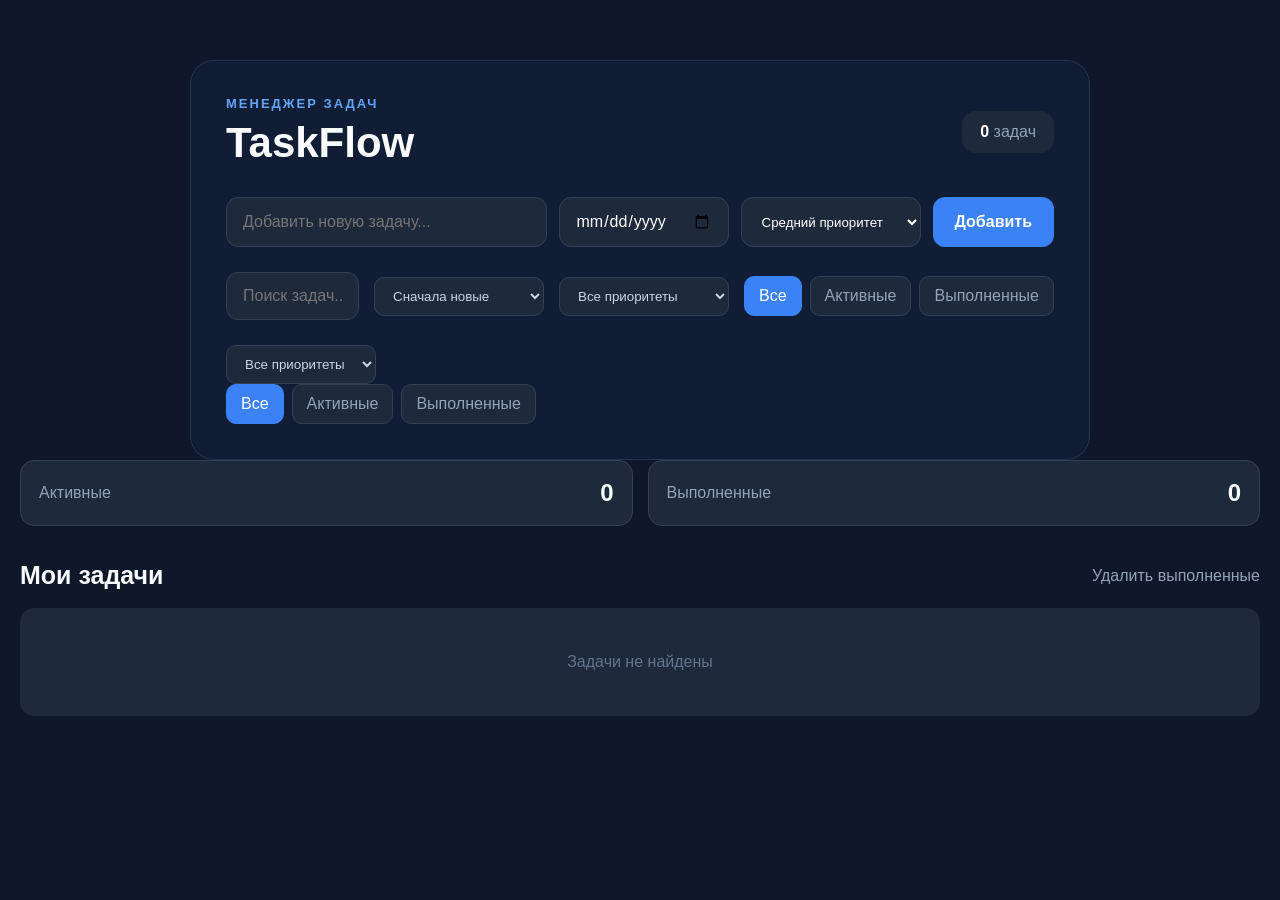
<file: projects/taskflow/index.html>
<!DOCTYPE html>
<html lang="ru">

<head>
    <meta charset="UTF-8">
    <meta name="viewport" content="width=device-width, initial-scale=1.0">

    <title>TaskFlow | Менеджер задач</title>

    <link rel="stylesheet" href="style.css?v=7">
</head>

<body>

    <main class="task-app">

        <section class="task-panel">

            <header class="task-header">

                <div>
                    <p class="eyebrow">МЕНЕДЖЕР ЗАДАЧ</p>
                    <h1>TaskFlow</h1>
                </div>

                <div class="task-counter">
                    <span id="totalTasks">0</span>
                    задач
                </div>

            </header>


            <form class="task-form" id="taskForm">

    <input
        type="text"
        id="taskInput"
        placeholder="Добавить новую задачу..."
        autocomplete="off"
        required
    >

    <input
        type="date"
        id="taskDate"
    >

    <select id="taskPriority">
        <option value="medium">Средний приоритет</option>
        <option value="high">Высокий приоритет</option>
        <option value="low">Низкий приоритет</option>
    </select>

    <button type="submit">
        Добавить
    </button>

</form>


<section class="task-tools">

    <input
        type="text"
        id="searchInput"
        placeholder="Поиск задач..."
        autocomplete="off"
    >

    <select id="sortSelect" class="sort-select">
        <option value="newest">Сначала новые</option>
        <option value="oldest">Сначала старые</option>
        <option value="deadline">По сроку</option>
    </select>

    <select id="priorityFilter" class="sort-select">
        <option value="all">Все приоритеты</option>
        <option value="high">Высокий</option>
        <option value="medium">Средний</option>
        <option value="low">Низкий</option>
    </select>

    <div class="filters" id="filters">

        <button
            type="button"
            class="filter-button active"
            data-filter="all"
        >
            Все
        </button>

        <button
            type="button"
            class="filter-button"
            data-filter="active"
        >
            Активные
        </button>

        <button
            type="button"
            class="filter-button"
            data-filter="completed"
        >
            Выполненные
        </button>

    </div>

</section>

            <select id="priorityFilter" class="sort-select">

    <option value="all">
        Все приоритеты
    </option>

    <option value="high">
        Высокий
    </option>

    <option value="medium">
        Средний
    </option>

    <option value="low">
        Низкий
    </option>

</select>


                <div class="filters" id="filters">

                    <button
                        type="button"
                        class="filter-button active"
                        data-filter="all"
                    >
                        Все
                    </button>

                    <button
                        type="button"
                        class="filter-button"
                        data-filter="active"
                    >
                        Активные
                    </button>

                    <button
                        type="button"
                        class="filter-button"
                        data-filter="completed"
                    >
                        Выполненные
                    </button>

                </div>

            </section>


            <section class="task-stats">

                <div>
                    <span>Активные</span>
                    <strong id="activeCount">0</strong>
                </div>

                <div>
                    <span>Выполненные</span>
                    <strong id="completedCount">0</strong>
                </div>

            </section>


            <section class="tasks-section">

                <div class="tasks-header">

                    <h2>Мои задачи</h2>

                    <button
                        type="button"
                        id="clearCompleted"
                    >
                        Удалить выполненные
                    </button>

                </div>

                <div class="task-list" id="taskList">
                    <!-- Задачи создаст JavaScript -->
                </div>

            </section>

        </section>

    </main>

    <div class="modal-overlay" id="editModal">

    <div class="edit-modal">

        <div class="edit-modal-header">
            <h2>Редактировать задачу</h2>

            <button
                type="button"
                class="modal-close"
                id="closeEditModal"
                aria-label="Закрыть"
            >
                ×
            </button>
        </div>

        <form id="editForm">

            <label for="editTaskInput">
                Название задачи
            </label>

            <input
                type="text"
                id="editTaskInput"
                required
            >

            <label for="editTaskDate">
                Срок выполнения
            </label>

            <input
                type="date"
                id="editTaskDate"
            >

            <div class="edit-modal-actions">

                <button
                    type="button"
                    class="cancel-edit"
                    id="cancelEdit"
                >
                    Отмена
                </button>

                <button
                    type="submit"
                    class="save-edit"
                >
                    Сохранить
                </button>

            </div>

        </form>

    </div>

</div>

    <script src="script.js?v=6"></script>

</body>

</html>
</file>
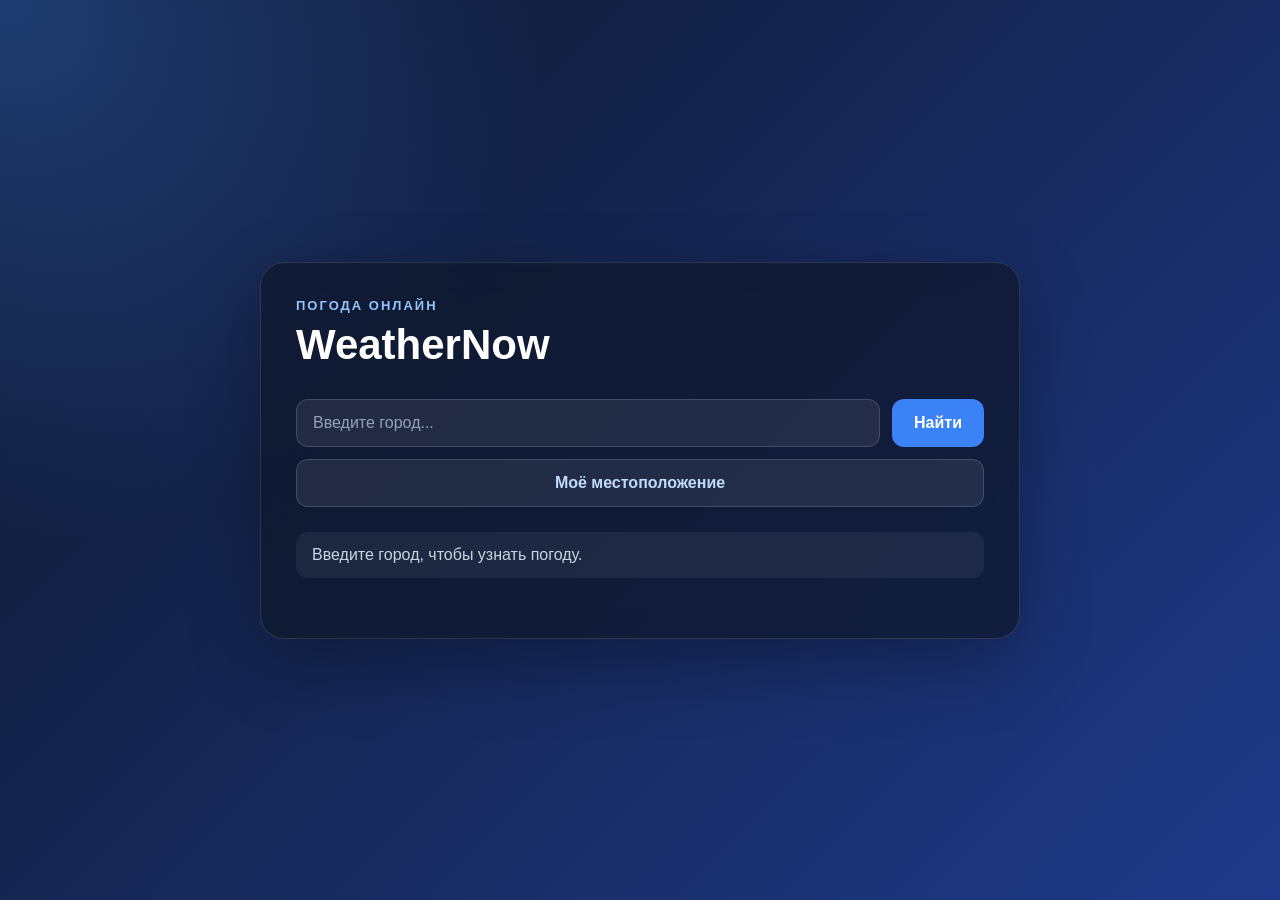
<file: projects/weather/index.html>
<!DOCTYPE html>
<html lang="ru">

<head>
    <meta charset="UTF-8">
    <meta name="viewport" content="width=device-width, initial-scale=1.0">

    <title>WeatherNow | Погода</title>

    <link rel="stylesheet" href="style.css">
</head>

<body>

    <main class="weather-app">

        <section class="weather-card">

            <div class="weather-header">
                <div>
                    <p class="eyebrow">ПОГОДА ОНЛАЙН</p>
                    <h1>WeatherNow</h1>
                </div>
            </div>

            <form class="search-form" id="searchForm">

                <input
                    type="text"
                    id="cityInput"
                    placeholder="Введите город..."
                    autocomplete="off"
                    required
                >

                <button type="submit">
                    Найти
                </button>

                <button type="button" id="locationButton">
    Моё местоположение
</button>

            </form>

            <div class="recent-searches" id="recentSearches">

    <div class="recent-header">
        <p>Недавние города</p>

        <button type="button" id="clearRecent">
            Очистить
        </button>
    </div>

    <div class="recent-cities" id="recentCities">
        <!-- Кнопки создаст JavaScript -->
    </div>

</div>

            <div class="status" id="status">
                Введите город, чтобы узнать погоду.
            </div>

            <section class="weather-result" id="weatherResult">

                <div class="main-weather">

                    <div>
                        <p class="city-name" id="cityName">
                            —
                        </p>

                        <p class="weather-description" id="weatherDescription">
                            —
                        </p>
                    </div>

                    <div class="current-weather-visual">

    <div class="current-weather-icon" id="currentWeatherIcon">
        🌡️
    </div>

    <div class="temperature" id="temperature">
        —
    </div>

</div>

                </div>

                <div class="weather-details">

                    <div class="detail-card">
                        <span>Ощущается</span>
                        <strong id="feelsLike">—</strong>
                    </div>

                    <div class="detail-card">
                        <span>Влажность</span>
                        <strong id="humidity">—</strong>
                    </div>

                    <div class="detail-card">
                        <span>Ветер</span>
                        <strong id="wind">—</strong>
                    </div>

                </div>

            </section>

            <section class="forecast" id="forecast">

    <h2>Прогноз на 5 дней</h2>

    <div class="forecast-grid" id="forecastGrid">
        <!-- Прогноз создаст JavaScript -->
    </div>

</section>

        </section>

    </main>


    <script src="script.js"></script>

</body>

</html>
</file>
<file: style.css>
.hero {
    background: linear-gradient(135deg, #8a01b8, #1e1e1e);
    max-width: 800px;
    margin: 0 auto;
    padding: 80px 20px;
    border-radius: 12px;
    text-align: center;
    transition: 0.3s;
    box-shadow: 0 10px 30px rgba(0,0,0,0.3);
    animation: fadeUp 0.8s ease;

}

body {
    background-color: #1e1e1e;
    color: white;

    font-family: Arial, sans-serif;

    margin: 0;

    padding: 40px;

}

h1 {
    color: #eeeaea;
    font-size: 48px;
    font-weight: bold;

}

.profession {
    font-size: 22px;
    margin-bottom: 20px;

}

.description {
    color: #cccccc;
    font-size: 18px;
    line-height: 1.6;
    margin-bottom: 30px;
    max-width: 600px;
    margin-left: auto;
    margin-right: auto;

}

.button {
    display: inline-block;
    background-color: #999a99;
    color: white;
    text-decoration: none;
    padding: 15px 30px;
    border-radius: 8px;
    box-shadow: 0 5px 15px rgba(0,0,0,0.2);
    transition: 0.3s;

}

.button:hover {
    background-color: #8a01b8;
    transform: translateY(-5px) scale(1.05);
    box-shadow: 0 10px 25px rgba(0,0,0,0.3);

}

.navbar {
    display: flex;
    justify-content: space-between;
    align-items: center;

    padding: 20px 50px;

}

.logo {
    font-size: 24px;
    font-weight: bold;

}

.menu a {
    text-decoration: none;
    color: rgb(248, 245, 245);
    margin-left: 0px;
    transition: 0.3s;
    padding: 8px;
    border-radius: 6px;

}

.menu a:hover {
    color: #8a01b8;

}

.hero h1 {
    margin-bottom: 20px;

}

.skills {
    max-width: 800px;
    margin: 0 auto;
    padding: 60px 20px;
    text-align: center;
}


.skills h2 {
    font-size: 32px;
    margin-bottom: 30px;
}


.skills-container {
    display: flex;
    justify-content: center;
    align-items: center;
    gap: 20px;
}


.skill-card {
    background-color: #2a2a2a;
    padding: 30px;
    border-radius: 12px;
    width: 220px;
    height: 180px;
    animation: fadeUp 0.8s ease;
    opacity: 0;
    animation-fill-mode: forwards;
    text-align: center;
    box-sizing: border-box;
}

.skill-card h3 {
    margin-top: 0;
    margin-bottom: 15px;
    font-size: 22px;
}

.skill-card p {
    margin: 0;
    color: #cccccc;
    font-size: 15px;
    line-height: 1.5;
}

.skill-card:nth-child(1) {
    animation-delay: 0.2s;
}


.skill-card:nth-child(2) {
    animation-delay: 0.4s;
}


.skill-card:nth-child(3) {
    animation-delay: 0.6s;
}

.projects {
    width: 100%;
    max-width: 1000px;
    margin: 0 auto;
    padding: 60px 20px;
    text-align: center;
}


.projects h2 {
    font-size: 32px;
    margin-bottom: 30px;
}


.projects-container {
    display: grid;
    grid-template-columns: repeat(2, 1fr);
    gap: 30px;
    width: 100%;
}

.project-card:last-child {
    grid-column: 1 / -1;
    width: calc(50% - 15px);
    justify-self: center;
}


.project-card {
    background-color: #2a2a2a;
    padding: 25px;
    border-radius: 12px;
    flex: 1;
    min-width: 0;
    overflow: hidden;
    transition: 0.3s;
    animation: fadeUp 0.8s ease;
    opacity: 0;
    animation-fill-mode: forwards;
    display: flex;
    flex-direction: column;

}

.project-card:nth-child(1) {
    animation-delay: 0.2s;
}


.project-card:nth-child(2) {
    animation-delay: 0.4s;
}


.project-card:nth-child(3) {
    animation-delay: 0.6s;
}

.project-card:hover {
    transform: translateY(-10px) scale(1.02);
    box-shadow: 0 20px 40px rgba(0,0,0,0.4);
}


.project-card h3 {
    font-size: 22px;
}


.project-card p {
    color: #cccccc;
    line-height: 1.5;
}


.project-card a {
    display: inline-block;
    background-color: #8a01b8;
    color: white;
    padding: 10px 20px;
    border-radius: 8px;
    text-decoration: none;
    transition: 0.3s;
}

.project-card a:hover {
    background-color: #a900e0;
}

.footer {
    text-align: center;
    padding: 30px;
    color: #999;
}

.footer-links {
    display: flex;
    justify-content: center;
    gap: 25px;
}


.footer-links a {
    color: white;
    text-decoration: none;
    transition: 0.3s;
}


.footer-links a:hover {
    color: #8a01b8;
}

.burger {
    display: none;
    background: none;
    border: none;
    color: white;
    font-size: 30px;
    cursor: pointer;
    transition: 0.3s;
}


.burger.open {
    transform: rotate(90deg);
}

@media (max-width: 768px) {

    .navbar {
        flex-direction: row;
        justify-content: space-between;
        align-items: center;
        position: relative;
    }


    .burger {
        display: block;
        padding: 5px;
    }

    .menu {
        position: fixed;
        top: 120px;
        left: 50%;
        transform: translateX(-50%) scale(0.9);
        width: 80%;
        max-width: 320px;
        background: #2a2a2a;
        display: flex;
        flex-direction: column;
        align-items: center;
        gap: 18px;
        padding: 25px 20px;
        border-radius: 25px;
        box-shadow: 0 15px 40px rgba(0,0,0,0.5);
        opacity: 0;
        pointer-events: none;
        transition: 0.3s ease;
        z-index: 1000;
    }


    .menu.active {
        opacity: 1;
        pointer-events: auto;
        transform: translateX(-50%) scale(1);
    }


    .menu a {
        margin-left: 0;
        font-size: 18px;
    }


    .skills-container {
        flex-direction: column;
    }


    .projects-container {
        grid-template-columns: 1fr;
    }
    
    .project-card:last-child {
        grid-column: auto;
        width: 100%;
    }

    .project-links {
        justify-content: center;
    }

    .hero {
        padding: 50px 20px;
    }


    h1 {
        font-size: 36px;
    }

    .profession {
        font-size:18px;
    }
    
    
    .description {
        font-size:16px;
    }

}

.project-card img {
    width: 100%;
    height: 200px;
    object-fit: cover;
    border-radius: 10px;
    margin-bottom: 20px;
    transition: 0.3s;
}

.project-card:hover img {
    transform: scale(1.05);
}

html {
    scroll-behavior: smooth;
}

section {
    scroll-margin-top: 80px;
}

.contacts {
    max-width: 800px;
    margin: 0 auto;
    padding: 60px 20px;
    text-align: center;
}


.contacts h2 {
    font-size: 32px;
    margin-bottom: 20px;
}


.contacts p {
    color: #cccccc;
    font-size: 18px;
    margin-bottom: 30px;
}


.contacts a {
    display: inline-block;
    background-color: #8a01b8;
    color: white;
    padding: 12px 25px;
    border-radius: 8px;
    text-decoration: none;
    transition: 0.3s;
}


.contacts a:hover {
    background-color: #a900e0;
}

@keyframes fadeUp {

    from {
        opacity: 0;
        transform: translateY(30px);
    }


    to {
        opacity: 1;
        transform: translateY(0);
    }

}

.tags {
    margin-top: 15px;
    color: #8a01b8;
    font-size: 14px;
    font-weight: bold;
}

.about {
    max-width: 800px;
    margin: 0 auto;
    padding: 60px 20px;
    text-align: center;
}


.about h2 {
    font-size: 32px;
    margin-bottom: 20px;
}


.about p {
    color: #cccccc;
    font-size: 18px;
    line-height: 1.6;
}

.goals {
    max-width: 800px;
    margin: 0 auto;
    padding: 60px 20px;
    text-align: center;
}

.goals h2 {
    font-size: 32px;
    margin-bottom: 20px;
}

.goals p {
    color: #cccccc;
    font-size: 18px;
    line-height: 1.6;
}

.about,
.goals,
.skills,
.projects,
.contacts {
    max-width: 1000px;
    margin: 0 auto;
}

.project-links {
    display: flex;
    justify-content: center;
    align-items: center;
    gap: 10px;
    margin-top: auto;
    padding-top: 25px;
    flex-wrap: nowrap;
}

.project-links a {
    padding: 10px 16px;
    background-color: #8a01b8;
    color: white;
    text-decoration: none;
    border-radius: 8px;
    transition: 0.3s;
}


.project-links a:hover {
    background-color: #a900e0;
}

.about,
.goals,
.skills {
    padding-top: 25px;
    padding-bottom: 25px;
}

.about h2,
.goals h2,
.skills h2 {
    margin-top: 0;
}

.about p,
.goals p {
    margin-bottom: 0;
}
</file>
<file: projects/taskflow/style.css>
* {
    margin: 0;
    padding: 0;
    box-sizing: border-box;
}

body {
    min-height: 100vh;
    font-family: Arial, sans-serif;
    background: #0f172a;
    color: #f8fafc;
}

button,
input {
    font: inherit;
}

button {
    cursor: pointer;
}

.task-app {
    min-height: 100vh;
    padding: 60px 20px;
}

.task-panel {
    width: 100%;
    max-width: 900px;
    margin: 0 auto;
    padding: 35px;
    background: #111c35;
    border: 1px solid #263451;
    border-radius: 24px;
}

/* HEADER */

.task-header {
    display: flex;
    justify-content: space-between;
    align-items: center;
    gap: 20px;
    margin-bottom: 30px;
}

.eyebrow {
    margin-bottom: 8px;
    color: #60a5fa;
    font-size: 13px;
    font-weight: 700;
    letter-spacing: 2px;
}

.task-header h1 {
    font-size: 42px;
}

.task-counter {
    padding: 12px 18px;
    background: #1e293b;
    border-radius: 14px;
    color: #94a3b8;
}

.task-counter span {
    color: #ffffff;
    font-weight: 700;
}

/* ADD TASK */

.task-form {
    display: grid;
    grid-template-columns: minmax(250px, 1fr) 170px 180px auto;
    gap: 12px;
    margin-bottom: 25px;
}

.task-form input,
.task-tools > input {
    width: 100%;
    padding: 14px 16px;
    border: 1px solid #334155;
    border-radius: 12px;
    outline: none;
    background: #1e293b;
    color: #ffffff;
}

.task-form input:focus,
.task-tools > input:focus {
    border-color: #3b82f6;
}

.task-form button {
    padding: 14px 22px;
    border: none;
    border-radius: 12px;
    background: #3b82f6;
    color: #ffffff;
    font-weight: 700;
}

.task-form button:hover {
    background: #2563eb;
}

/* TOOLS */

.task-tools {
    display: grid;
    grid-template-columns: 1fr 170px 170px auto;
    gap: 15px;
    align-items: center;
    margin-bottom: 25px;
}

.filters {
    display: flex;
    gap: 8px;
}

.filter-button {
    padding: 10px 14px;
    border: 1px solid #334155;
    border-radius: 10px;
    background: #1e293b;
    color: #94a3b8;
}

.filter-button:hover,
.filter-button.active {
    background: #3b82f6;
    border-color: #3b82f6;
    color: #ffffff;
}

/* STATS */

.task-stats {
    display: grid;
    grid-template-columns: repeat(2, 1fr);
    gap: 15px;
    margin-bottom: 35px;
}

.task-stats div {
    display: flex;
    justify-content: space-between;
    align-items: center;
    padding: 18px;
    background: #1e293b;
    border: 1px solid #334155;
    border-radius: 14px;
}

.task-stats span {
    color: #94a3b8;
}

.task-stats strong {
    font-size: 24px;
}

/* TASKS */

.tasks-header {
    display: flex;
    justify-content: space-between;
    align-items: center;
    gap: 20px;
    margin-bottom: 18px;
}

.tasks-header h2 {
    font-size: 25px;
}

#clearCompleted {
    border: none;
    background: transparent;
    color: #94a3b8;
}

#clearCompleted:hover {
    color: #ef4444;
}

.task-list {
    display: flex;
    flex-direction: column;
    gap: 12px;
}

/* Будущие карточки из JavaScript */

.task-item {
    display: flex;
    justify-content: space-between;
    align-items: center;
    gap: 20px;
    padding: 18px;
    background: #1e293b;
    border: 1px solid #334155;
    border-radius: 14px;
}

.task-main {
    display: flex;
    align-items: flex-start;
    gap: 14px;
    min-width: 0;
}

.task-checkbox {
    width: 20px;
    height: 20px;
    margin-top: 3px;
    accent-color: #3b82f6;
    cursor: pointer;
}

.task-content {
    min-width: 0;
}

.task-title {
    margin-bottom: 6px;
    font-size: 17px;
    overflow-wrap: anywhere;
}

.task-date {
    color: #94a3b8;
    font-size: 13px;
}

.task-item.completed .task-title {
    color: #64748b;
    text-decoration: line-through;
}

.task-actions {
    display: flex;
    gap: 8px;
    flex-shrink: 0;
}

.task-actions button {
    padding: 8px 11px;
    border: 1px solid #334155;
    border-radius: 8px;
    background: transparent;
    color: #cbd5e1;
}

.task-actions button:hover {
    background: #334155;
}

.task-actions .delete-button:hover {
    border-color: #ef4444;
    color: #ef4444;
}

.empty-tasks {
    padding: 45px 20px;
    text-align: center;
    color: #64748b;
    background: #1e293b;
    border-radius: 14px;
}

/* MOBILE */

@media (max-width: 700px) {

    .task-app {
        padding: 25px 15px;
    }

    .task-panel {
        padding: 22px;
    }

    .task-header {
        align-items: flex-start;
    }

    .task-header h1 {
        font-size: 34px;
    }

    .task-form {
        grid-template-columns: 1fr;
    }

    .task-tools {
    grid-template-columns: 1fr;
}

    .filters {
        display: grid;
        grid-template-columns: repeat(3, 1fr);
    }

    .filter-button {
        padding: 10px 6px;
        font-size: 13px;
    }

    .task-item {
        align-items: flex-start;
    }

    .task-actions {
        flex-direction: column;
    }
}

@media (max-width: 480px) {

    .task-header {
        flex-direction: column;
    }

    .task-counter {
        align-self: flex-start;
    }

    .task-stats {
        grid-template-columns: 1fr;
    }

    .tasks-header {
        align-items: flex-start;
        flex-direction: column;
    }

    .task-item {
        flex-direction: column;
    }

    .task-actions {
        width: 100%;
        flex-direction: row;
    }

    .task-actions button {
        flex: 1;
    }
}

/* EDIT MODAL */

.modal-overlay {
    position: fixed;
    inset: 0;
    z-index: 1000;

    display: none;
    align-items: center;
    justify-content: center;

    padding: 20px;
    background: rgba(2, 6, 23, 0.75);
    backdrop-filter: blur(5px);
}

.modal-overlay.active {
    display: flex;
}

.edit-modal {
    width: 100%;
    max-width: 500px;

    padding: 28px;

    background: #111c35;
    border: 1px solid #334155;
    border-radius: 20px;
}

.edit-modal-header {
    display: flex;
    justify-content: space-between;
    align-items: center;
    gap: 20px;

    margin-bottom: 25px;
}

.edit-modal-header h2 {
    font-size: 24px;
}

.modal-close {
    width: 38px;
    height: 38px;

    border: none;
    border-radius: 10px;

    background: #1e293b;
    color: #cbd5e1;

    font-size: 25px;
    line-height: 1;
}

.modal-close:hover {
    background: #334155;
    color: #ffffff;
}

#editForm {
    display: flex;
    flex-direction: column;
    gap: 10px;
}

#editForm label {
    margin-top: 5px;
    color: #94a3b8;
    font-size: 14px;
}

#editForm input {
    width: 100%;

    padding: 14px 16px;

    border: 1px solid #334155;
    border-radius: 12px;
    outline: none;

    background: #1e293b;
    color: #ffffff;
}

#editForm input:focus {
    border-color: #3b82f6;
}

.edit-modal-actions {
    display: flex;
    justify-content: flex-end;
    gap: 10px;

    margin-top: 18px;
}

.edit-modal-actions button {
    padding: 11px 18px;

    border-radius: 10px;
    font-weight: 700;
}

.cancel-edit {
    border: 1px solid #334155;
    background: transparent;
    color: #cbd5e1;
}

.save-edit {
    border: none;
    background: #3b82f6;
    color: #ffffff;
}

.cancel-edit:hover {
    background: #1e293b;
}

.save-edit:hover {
    background: #2563eb;
}

@media (max-width: 480px) {

    .edit-modal {
        padding: 22px;
    }

    .edit-modal-actions {
        flex-direction: column-reverse;
    }

    .edit-modal-actions button {
        width: 100%;
    }
}

.task-item.overdue {
    border-color: rgba(239, 68, 68, 0.55);
}

.task-item.overdue .task-date {
    color: #fca5a5;
}

.overdue-label {
    display: inline-block;
    margin-left: 8px;

    padding: 3px 7px;

    border-radius: 6px;

    background: rgba(239, 68, 68, 0.15);
    color: #f87171;

    font-size: 11px;
    font-weight: 700;
    text-transform: uppercase;
}

.sort-select {
    padding: 10px 14px;

    border: 1px solid #334155;
    border-radius: 10px;
    outline: none;

    background: #1e293b;
    color: #cbd5e1;

    cursor: pointer;
}

.sort-select:focus {
    border-color: #3b82f6;
}

.task-form select {
    padding: 14px 16px;
    border: 1px solid #334155;
    border-radius: 12px;
    outline: none;
    background: #1e293b;
    color: #ffffff;
    cursor: pointer;
}

.task-form select:focus {
    border-color: #3b82f6;
}

.priority-badge {
    display: inline-block;
    margin-top: 8px;
    padding: 4px 8px;

    border-radius: 7px;

    font-size: 11px;
    font-weight: 700;
    text-transform: uppercase;
}

.priority-high {
    background: rgba(239, 68, 68, 0.15);
    color: #f87171;
}

.priority-medium {
    background: rgba(245, 158, 11, 0.15);
    color: #fbbf24;
}

.priority-low {
    background: rgba(34, 197, 94, 0.15);
    color: #4ade80;
}
</file>
<file: projects/weather/style.css>
* {
    box-sizing: border-box;
    margin: 0;
    padding: 0;
}

body {
    min-height: 100vh;
    font-family: Arial, sans-serif;
    background:
        radial-gradient(circle at top left, rgba(59, 130, 246, 0.35), transparent 35%),
        linear-gradient(135deg, #0f172a, #1e3a8a);
    color: white;
}

.weather-app {
    min-height: 100vh;
    display: flex;
    align-items: center;
    justify-content: center;
    padding: 30px 20px;
}

.weather-card {
    width: 100%;
    max-width: 760px;
    padding: 35px;
    border-radius: 24px;
    background: rgba(15, 23, 42, 0.72);
    border: 1px solid rgba(255,255,255,0.12);
    box-shadow: 0 25px 70px rgba(0,0,0,0.3);
    backdrop-filter: blur(14px);
}

.weather-header {
    margin-bottom: 30px;
}

.eyebrow {
    color: #93c5fd;
    font-size: 13px;
    font-weight: bold;
    letter-spacing: 2px;
    margin-bottom: 8px;
}

.weather-header h1 {
    font-size: 42px;
}

.search-form {
    display: grid;
    grid-template-columns: 1fr auto;
    gap: 12px;
    margin-bottom: 25px;
}

.search-form input {
    width: 100%;
    padding: 14px 16px;
    border: 1px solid rgba(255,255,255,0.15);
    border-radius: 12px;
    background: rgba(255,255,255,0.08);
    color: white;
    font-size: 16px;
    outline: none;
}

.search-form input::placeholder {
    color: #94a3b8;
}

.search-form input:focus {
    border-color: #60a5fa;
}

.search-form button {
    border: none;
    padding: 14px 22px;
    border-radius: 12px;
    background: #3b82f6;
    color: white;
    font-size: 16px;
    font-weight: bold;
    cursor: pointer;
    transition: 0.25s;
}

.search-form button:hover {
    background: #2563eb;
    transform: translateY(-2px);
}

.status {
    padding: 14px 16px;
    border-radius: 12px;
    background: rgba(255,255,255,0.06);
    color: #cbd5e1;
    margin-bottom: 25px;
}

.status.error {
    background: rgba(220, 38, 38, 0.16);
    color: #fecaca;
}

.status.loading {
    color: #bfdbfe;
}

.weather-result {
    display: none;
}

.weather-result.active {
    display: block;
}

.main-weather {
    display: flex;
    justify-content: space-between;
    align-items: center;
    gap: 25px;
    padding: 25px 0 30px;
}

.city-name {
    font-size: 30px;
    font-weight: bold;
    margin-bottom: 8px;
}

.weather-description {
    color: #bfdbfe;
    font-size: 18px;
}

.temperature {
    font-size: 64px;
    font-weight: bold;
    line-height: 1;
}

.weather-details {
    display: grid;
    grid-template-columns: repeat(3, 1fr);
    gap: 15px;
}

.detail-card {
    padding: 20px;
    border-radius: 16px;
    background: rgba(255,255,255,0.08);
    border: 1px solid rgba(255,255,255,0.08);
}

.detail-card span {
    display: block;
    color: #94a3b8;
    font-size: 14px;
    margin-bottom: 8px;
}

.detail-card strong {
    font-size: 22px;
}

@media (max-width: 600px) {

    .weather-card {
        padding: 24px 18px;
    }

    .weather-header h1 {
        font-size: 34px;
    }

    .search-form {
        grid-template-columns: 1fr;
    }

    .main-weather {
        align-items: flex-end;
    }

    .temperature {
        font-size: 50px;
    }

    .weather-details {
        grid-template-columns: 1fr;
    }
}

/* FORECAST */

.forecast {
    display: none;
    margin-top: 30px;
}

.forecast.active {
    display: block;
}

.forecast h2 {
    font-size: 26px;
    margin-bottom: 20px;
}

.forecast-grid {
    display: grid;
    grid-template-columns: repeat(5, 1fr);
    gap: 12px;
}

.forecast-card {
    padding: 18px 14px;
    border-radius: 16px;

    background: rgba(255,255,255,0.08);
    border: 1px solid rgba(255,255,255,0.08);

    text-align: center;
}

.forecast-date {
    font-size: 14px;
    color: #93c5fd;
    margin-bottom: 12px;
    text-transform: capitalize;
}

.forecast-description {
    min-height: 42px;
    color: #cbd5e1;
    font-size: 14px;
    line-height: 1.4;
    margin-bottom: 15px;
}

.forecast-temperature {
    display: flex;
    justify-content: center;
    gap: 8px;
    align-items: center;
}

.forecast-temperature strong {
    font-size: 22px;
}

.forecast-temperature span {
    color: #94a3b8;
    font-size: 17px;
}

@media (max-width: 700px) {

    .forecast-grid {
        grid-template-columns: repeat(2, 1fr);
    }
}

@media (max-width: 420px) {

    .forecast-grid {
        grid-template-columns: 1fr;
    }
}

@media (max-width: 600px) {

    .current-weather-icon {
        font-size: 44px;
    }
}

#locationButton {
    grid-column: 1 / -1;

    background: rgba(255,255,255,0.08);
    border: 1px solid rgba(255,255,255,0.15);
    color: #bfdbfe;
}

#locationButton:hover {
    background: rgba(255,255,255,0.14);
    transform: translateY(-2px);
}

.forecast-icon {
    font-size: 32px;
    margin-bottom: 10px;
}

.current-weather-visual {
    display: flex;
    align-items: center;
    gap: 18px;
}

.current-weather-icon {
    font-size: 58px;
    line-height: 1;
}

.recent-searches {
    display: none;
    margin-bottom: 25px;
}

.recent-searches.active {
    display: block;
}

.recent-cities {
    display: flex;
    flex-wrap: wrap;
    gap: 8px;
}

.recent-city {
    border: 1px solid rgba(255,255,255,0.15);
    background: rgba(255,255,255,0.08);
    color: #bfdbfe;

    padding: 8px 13px;
    border-radius: 20px;

    cursor: pointer;
    transition: 0.2s;
}

.recent-city:hover {
    background: rgba(255,255,255,0.15);
    color: white;
}

.recent-header {
    display: flex;
    justify-content: space-between;
    align-items: center;
    gap: 15px;
    margin-bottom: 10px;
}

.recent-header p {
    color: #94a3b8;
    font-size: 14px;
}

#clearRecent {
    border: none;
    background: none;
    color: #93c5fd;
    font-size: 13px;
    cursor: pointer;
}

#clearRecent:hover {
    color: white;
    text-decoration: underline;
}
</file>
